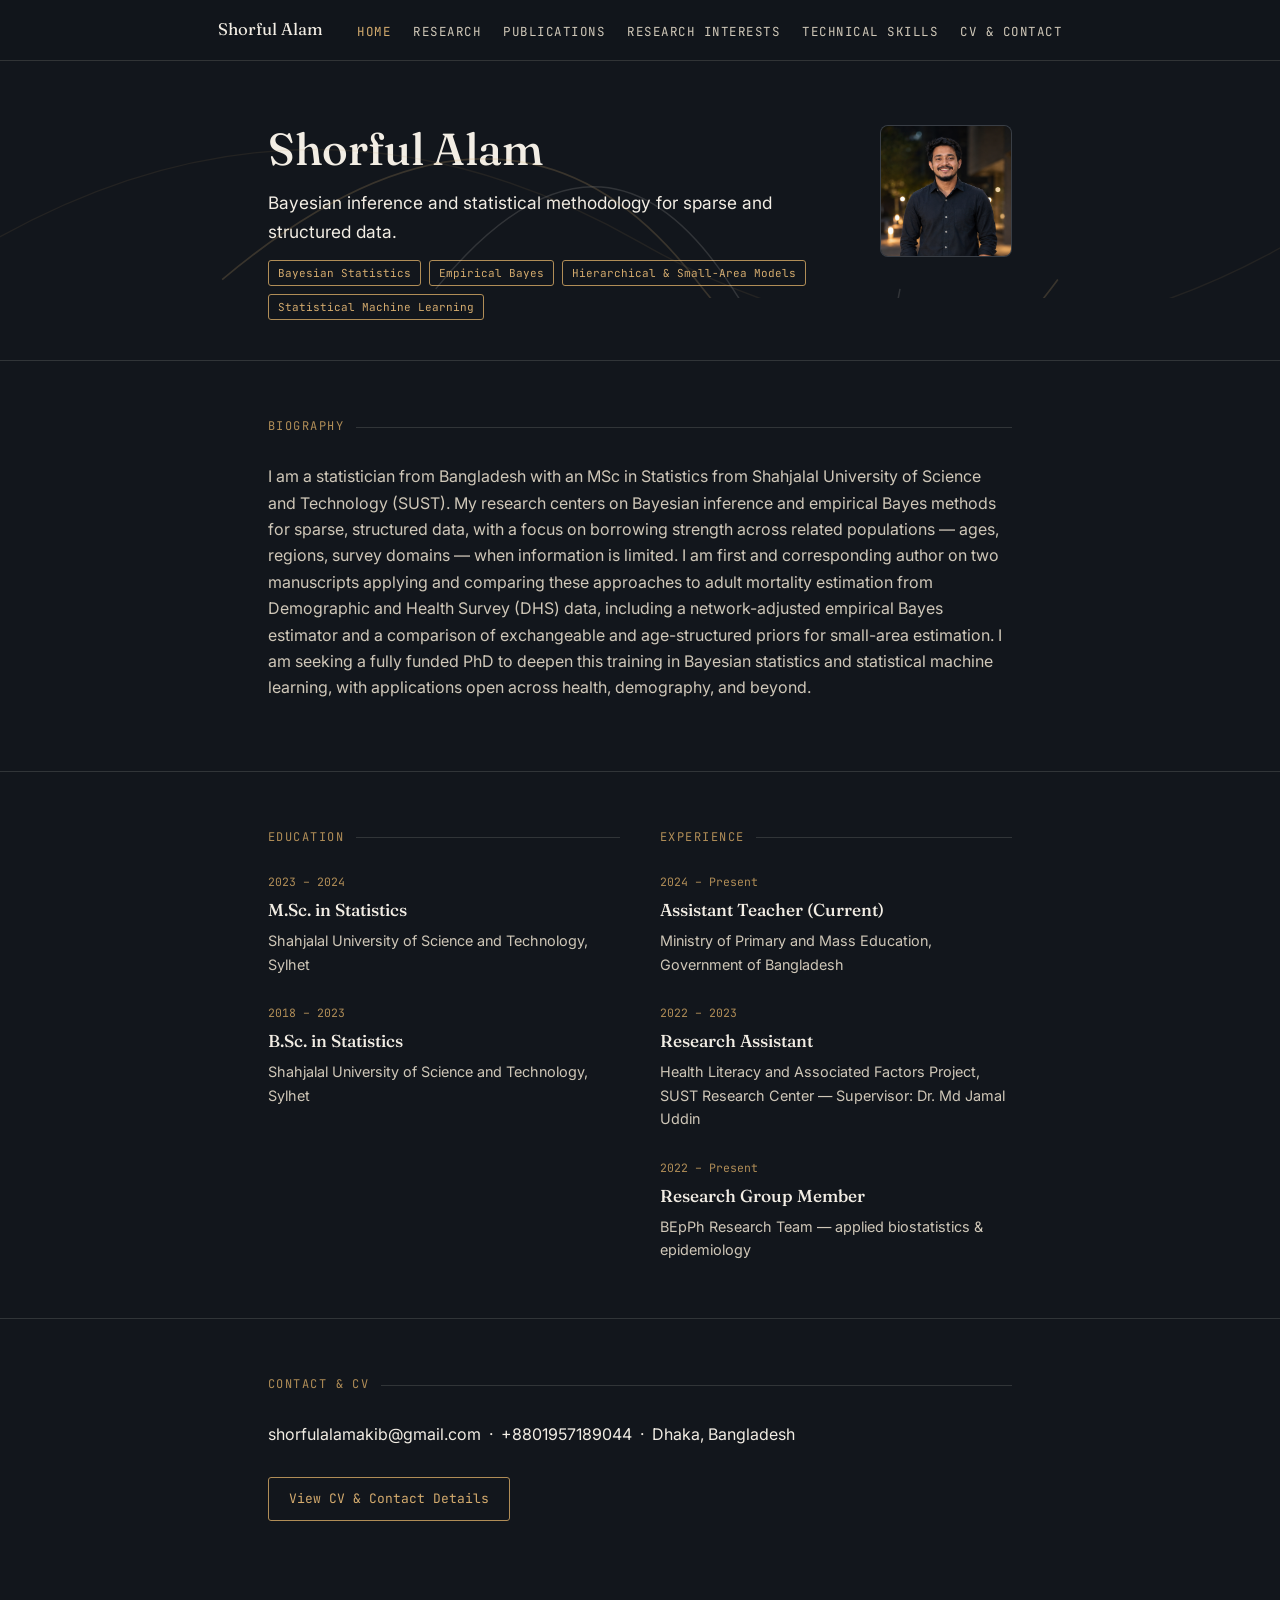
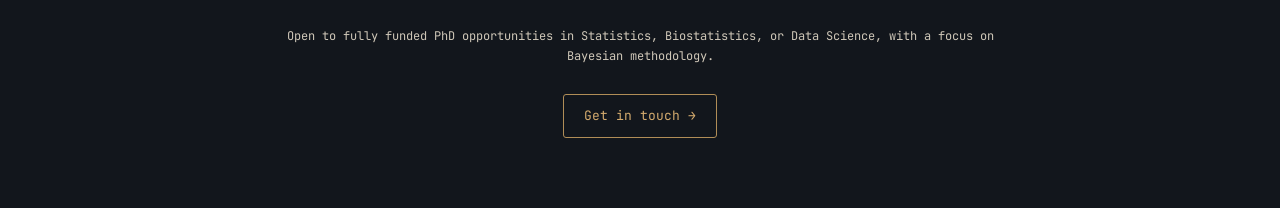
<file: index.html>
<!DOCTYPE html>
<html lang="en">
<head>
<title>Home — Shorful Alam</title>
<meta charset="UTF-8">
<meta name="viewport" content="width=device-width, initial-scale=1.0">
<link rel="preconnect" href="https://fonts.googleapis.com">
<link href="https://fonts.googleapis.com/css2?family=Fraunces:opsz,wght@9..144,400;9..144,500;9..144,600&family=Inter:wght@400;500;600&family=JetBrains+Mono:wght@400;500&display=swap" rel="stylesheet">
<link rel="stylesheet" href="style.css">
</head>
<body>
<nav class="topnav">
  <div class="wrap">
    <span class="brand">Shorful Alam</span>
    <ul>
      <li><a href="index.html" class="active">Home</a></li>
      <li><a href="research.html">Research</a></li>
      <li><a href="publications.html">Publications</a></li>
      <li><a href="interests.html">Research Interests</a></li>
      <li><a href="projects.html">Technical Skills</a></li>
      <li><a href="contact.html">CV &amp; Contact</a></li>
    </ul>
  </div>
</nav>

<header class="page-hero">
  <div class="curve-field" aria-hidden="true">
        <svg viewBox="0 0 1400 320" xmlns="http://www.w3.org/2000/svg">
            <path d="M 0 260 Q 350 60 700 260 T 1400 260" fill="none" stroke="#b08d57" stroke-opacity="0.28" stroke-width="1.5"/>
            <path d="M 250 300 Q 560 40 760 300 T 1150 300" fill="none" stroke="#d4ab6e" stroke-opacity="0.5" stroke-width="1.8"/>
            <path d="M 480 310 Q 660 90 800 310 T 980 310" fill="none" stroke="#f2ede4" stroke-opacity="0.35" stroke-width="1.6"/>
        </svg>
    </div>
  <div class="wrap">
    <div class="avatar" style="padding:0; overflow:hidden;"><img src="assets/Portfolio_Image.png" alt="Shorful Alam" style="width:100%; height:100%; object-fit:cover;"></div>
    <h1>Shorful Alam</h1>
    <p class="lede plain">Bayesian inference and statistical methodology for sparse and structured data.</p>
    <div class="tag-row">
      <span class="tag">Bayesian Statistics</span>
      <span class="tag">Empirical Bayes</span>
      <span class="tag">Hierarchical & Small-Area Models</span>
      <span class="tag">Statistical Machine Learning</span>
    </div>
  </div>
</header>

<section>
  <div class="wrap">
    <div class="section-label">Biography</div>
    <p>I am a statistician from Bangladesh with an MSc in Statistics from Shahjalal University of Science and Technology (SUST). My research centers on Bayesian inference and empirical Bayes methods for sparse, structured data, with a focus on borrowing strength across related populations &mdash; ages, regions, survey domains &mdash; when information is limited. I am first and corresponding author on two manuscripts applying and comparing these approaches to adult mortality estimation from Demographic and Health Survey (DHS) data, including a network-adjusted empirical Bayes estimator and a comparison of exchangeable and age-structured priors for small-area estimation. I am seeking a fully funded PhD to deepen this training in Bayesian statistics and statistical machine learning, with applications open across health, demography, and beyond.</p>
  </div>
</section>

<section>
  <div class="wrap grid-2">
    <div>
      <div class="section-label">Education</div>
      <div class="entry">
        <div class="when">2023 &ndash; 2024</div>
        <h3>M.Sc. in Statistics</h3>
        <div class="where">Shahjalal University of Science and Technology, Sylhet</div>
      </div>
      <div class="entry">
        <div class="when">2018 &ndash; 2023</div>
        <h3>B.Sc. in Statistics</h3>
        <div class="where">Shahjalal University of Science and Technology, Sylhet</div>
      </div>
    </div>
    <div>
      <div class="section-label">Experience</div>
      <div class="entry">
        <div class="when">2024 &ndash; Present</div>
        <h3>Assistant Teacher (Current)</h3>
        <div class="where"> Ministry of Primary and Mass Education, Government of Bangladesh </div>
      </div>
      <div class="entry">
        <div class="when">2022 &ndash; 2023</div>
        <h3>Research Assistant</h3>
        <div class="where">Health Literacy and Associated Factors Project, SUST Research Center &mdash; Supervisor: Dr. Md Jamal Uddin</div>
      </div>
      <div class="entry">
        <div class="when">2022 &ndash; Present</div>
        <h3>Research Group Member</h3>
        <div class="where">BEpPh Research Team &mdash; applied biostatistics &amp; epidemiology</div>
      </div>
    </div>
  </div>
</section>

<section>
  <div class="wrap">
    <div class="section-label">Contact &amp; CV</div>
    <p class="plain">shorfulalamakib@gmail.com &nbsp;&middot;&nbsp; +8801957189044 &nbsp;&middot;&nbsp; Dhaka, Bangladesh</p>
    <a class="btn" href="contact.html" style="margin-top:16px; display:inline-block;">View CV &amp; Contact Details</a>
  </div>
</section>

<footer>
  <div class="wrap">
    <p class="line">Open to fully funded PhD opportunities in Statistics, Biostatistics, or Data Science, with a focus on Bayesian methodology.</p>
    <a class="btn" href="mailto:shorfulalamakib@gmail.com" style="margin-top:14px; display:inline-block;">Get in touch &rarr;</a>
  </div>
</footer>

</body>
</html>
</file>
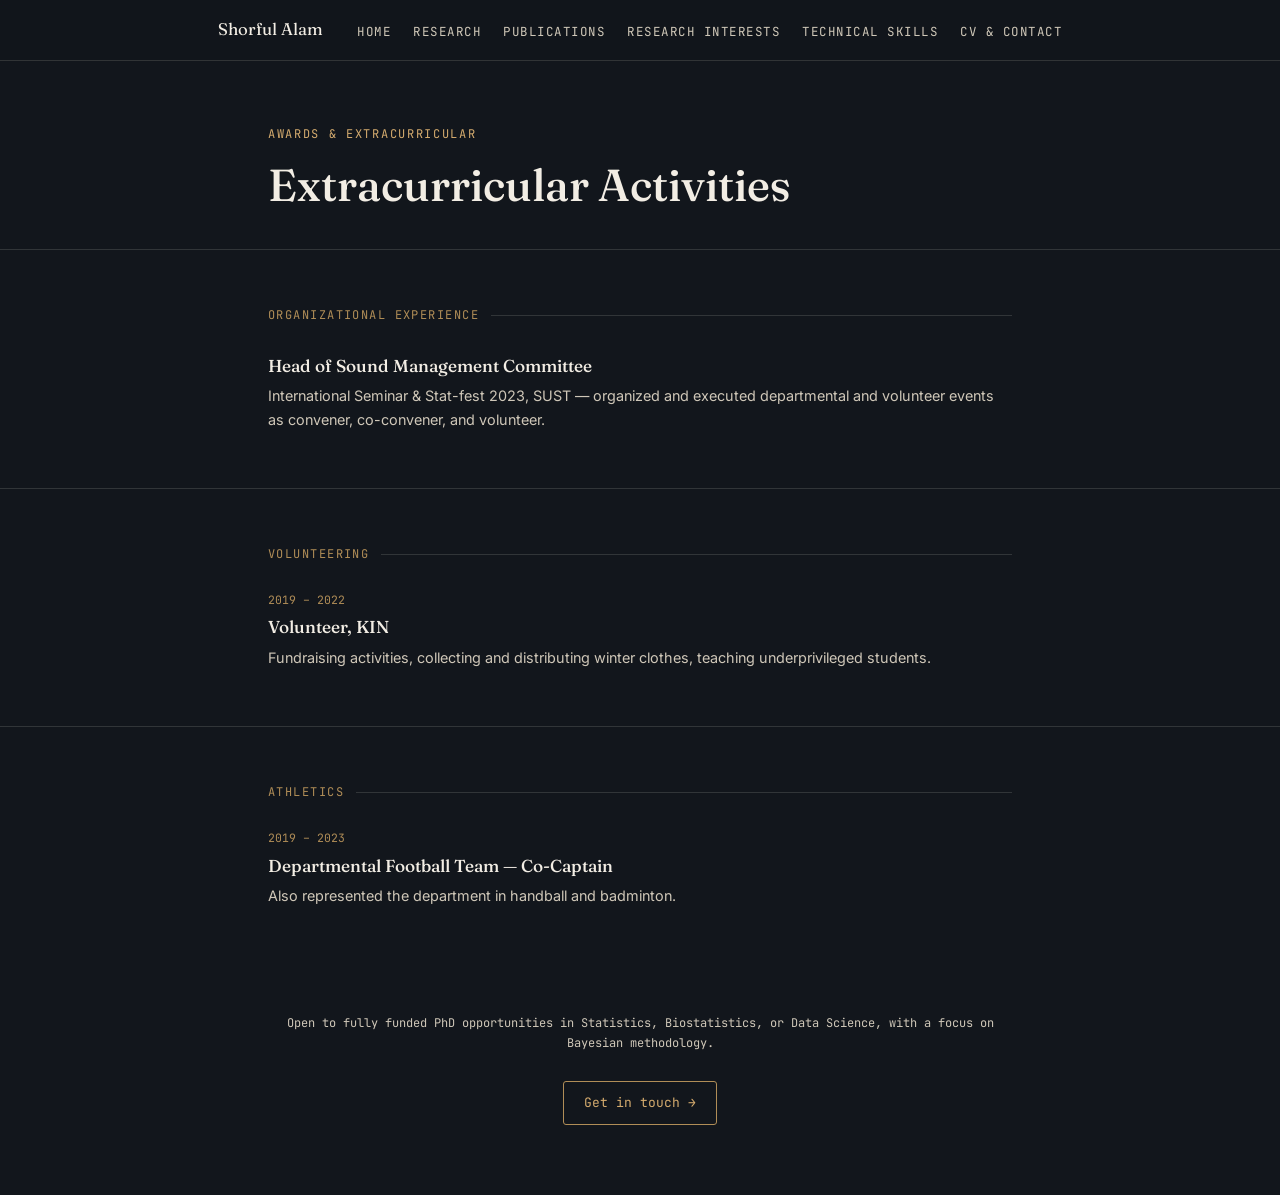
<file: awards.html>
<!DOCTYPE html>
<html lang="en">
<head>
<title>Activities — Shorful Alam</title>
<meta charset="UTF-8">
<meta name="viewport" content="width=device-width, initial-scale=1.0">
<link rel="preconnect" href="https://fonts.googleapis.com">
<link href="https://fonts.googleapis.com/css2?family=Fraunces:opsz,wght@9..144,400;9..144,500;9..144,600&family=Inter:wght@400;500;600&family=JetBrains+Mono:wght@400;500&display=swap" rel="stylesheet">
<link rel="stylesheet" href="style.css">

</head>
<body>
<nav class="topnav">
  <div class="wrap">
    <span class="brand">Shorful Alam</span>
    <ul>
      <li><a href="index.html">Home</a></li>
      <li><a href="research.html">Research</a></li>
      <li><a href="publications.html">Publications</a></li>
      <li><a href="interests.html">Research Interests</a></li>
      <li><a href="projects.html">Technical Skills</a></li>
      <li><a href="contact.html">CV &amp; Contact</a></li>
    </ul>
  </div>
</nav>


<header class="page-hero">
  <div class="wrap">
    <span class="eyebrow">Awards &amp; Extracurricular</span>
    <h1>Extracurricular Activities</h1>
  </div>
</header>
<section>
  <div class="wrap">
    <div class="section-label">Organizational Experience</div>
    <div class="entry">
      <h3>Head of Sound Management Committee</h3>
      <div class="where">International Seminar &amp; Stat-fest 2023, SUST &mdash; organized and executed departmental and volunteer events as convener, co-convener, and volunteer.</div>
    </div>
  </div>
</section>
<section>
  <div class="wrap">
    <div class="section-label">Volunteering</div>
    <div class="entry">
      <div class="when">2019 &ndash; 2022</div>
      <h3>Volunteer, KIN</h3>
      <div class="where">Fundraising activities, collecting and distributing winter clothes, teaching underprivileged students.</div>
    </div>
  </div>
</section>
<section>
  <div class="wrap">
    <div class="section-label">Athletics</div>
    <div class="entry">
      <div class="when">2019 &ndash; 2023</div>
      <h3>Departmental Football Team &mdash; Co-Captain</h3>
      <div class="where">Also represented the department in handball and badminton.</div>
    </div>
  </div>
</section>

<footer>
  <div class="wrap">
    <p class="line">Open to fully funded PhD opportunities in Statistics, Biostatistics, or Data Science, with a focus on Bayesian methodology.</p>
    <a class="btn" href="mailto:shorfulalamakib@gmail.com" style="margin-top:14px; display:inline-block;">Get in touch &rarr;</a>
  </div>
</footer>

</body>
</html>
</file>
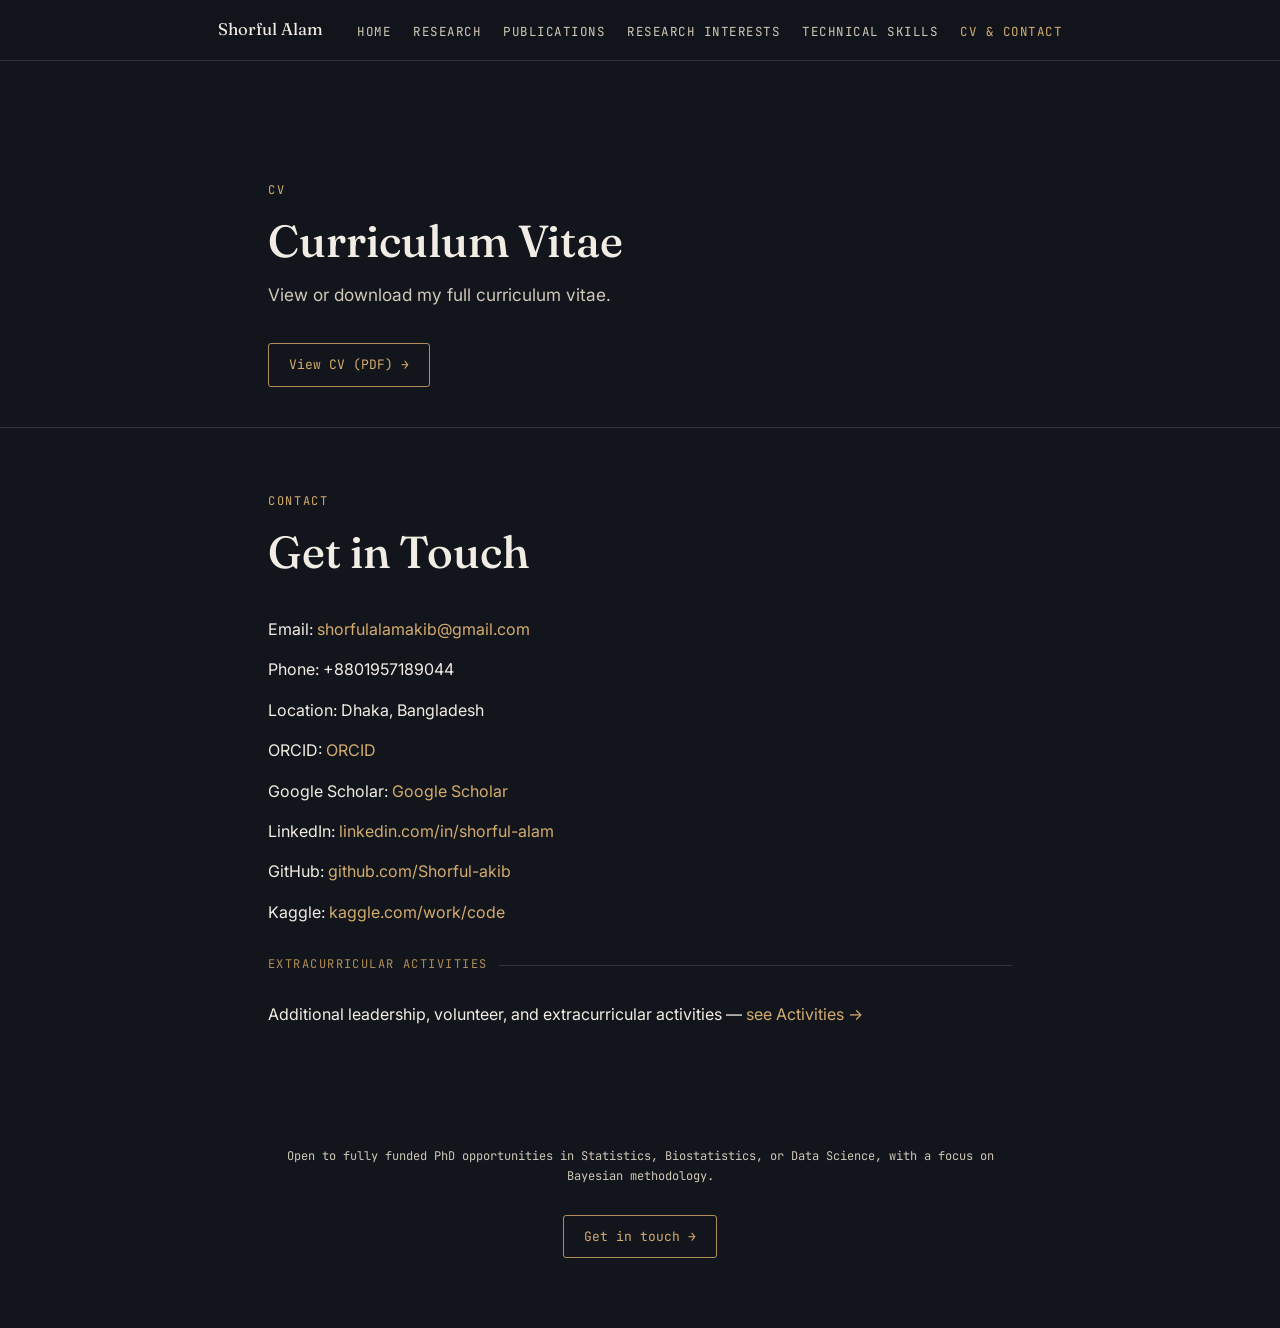
<file: contact.html>
<!DOCTYPE html>
<html lang="en">
<head>
<title>Contact — Shorful Alam</title>
<meta charset="UTF-8">
<meta name="viewport" content="width=device-width, initial-scale=1.0">
<link rel="preconnect" href="https://fonts.googleapis.com">
<link href="https://fonts.googleapis.com/css2?family=Fraunces:opsz,wght@9..144,400;9..144,500;9..144,600&family=Inter:wght@400;500;600&family=JetBrains+Mono:wght@400;500&display=swap" rel="stylesheet">
<link rel="stylesheet" href="style.css">

</head>
<body>
<nav class="topnav">
  <div class="wrap">
    <span class="brand">Shorful Alam</span>
    <ul>
      <li><a href="index.html">Home</a></li>
      <li><a href="research.html">Research</a></li>
      <li><a href="publications.html">Publications</a></li>
      <li><a href="interests.html">Research Interests</a></li>
      <li><a href="projects.html">Technical Skills</a></li>
      <li><a href="contact.html" class="active">CV &amp; Contact</a></li>
    </ul>
  </div>
</nav>
<section>
  <header class="page-hero">
    <div class="wrap">
      <span class="eyebrow">CV</span>
      <h1>Curriculum Vitae</h1>
      <p class="lede">View or download my full curriculum vitae.</p>
      <a class="btn" href="Shorful_Alam_CV.pdf" target="_blank" rel="noopener"
         style="margin-top:20px; display:inline-block;">
        View CV (PDF) →
      </a>
    </div>
  </header>



  <header class="page-hero" style="border-bottom: none;">
    <div class="wrap"> 
      <span class="eyebrow">Contact</span> 
      <h1>Get in Touch</h1> 
    </div>
  </header>

  <div class="wrap">
    <p class="plain">Email: <a href="mailto:shorfulalamakib@gmail.com">shorfulalamakib@gmail.com</a></p>
    <p class="plain">Phone: +8801957189044</p>
    <p class="plain">Location: Dhaka, Bangladesh</p>

    <p class="plain">
      ORCID:
      <a href="https://orcid.org/0009-0005-8636-727X" target="_blank" rel="noopener">ORCID</a>
    </p>

    <p class="plain">
      Google Scholar:
      <a href="https://scholar.google.com/citations?user=iSTYMk4AAAAJ&hl=en"
         target="_blank" rel="noopener">Google Scholar</a>
    </p>

    <p class="plain">
      LinkedIn:
      <a href="https://www.linkedin.com/in/shorful-alam-2b3174209/"
         target="_blank" rel="noopener">linkedin.com/in/shorful-alam</a>
    </p>

    <p class="plain">
      GitHub:
      <a href="https://github.com/Shorful-akib?tab=repositories"
         target="_blank" rel="noopener">github.com/Shorful-akib</a>
    </p>

    
    <p class="plain">
      Kaggle:
      <a href="https://www.kaggle.com/work/code?orderBy=votes" 
         target="_blank" rel="noopener">kaggle.com/work/code</a> 
    </p>

    <div style="margin-top: 30px;">
      <div class="section-label">Extracurricular Activities</div>

      <p class="plain">Additional leadership, volunteer, and extracurricular activities &mdash;
        <a href="awards.html" target="_blank" rel="noopener">see Activities →</a>
      </p>
    </div> 
  </div>  
</section> 
<footer> 
  <div class="wrap"> 
    <p class="line">Open to fully funded PhD opportunities in Statistics, Biostatistics, or Data Science, with a focus on Bayesian methodology.</p> 
    <a class="btn" href="mailto:shorfulalamakib@gmail.com" style="margin-top:14px; display:inline-block;">Get in touch &rarr;</a> 
  </div> 
</footer> 
</body> 
</html>
</file>
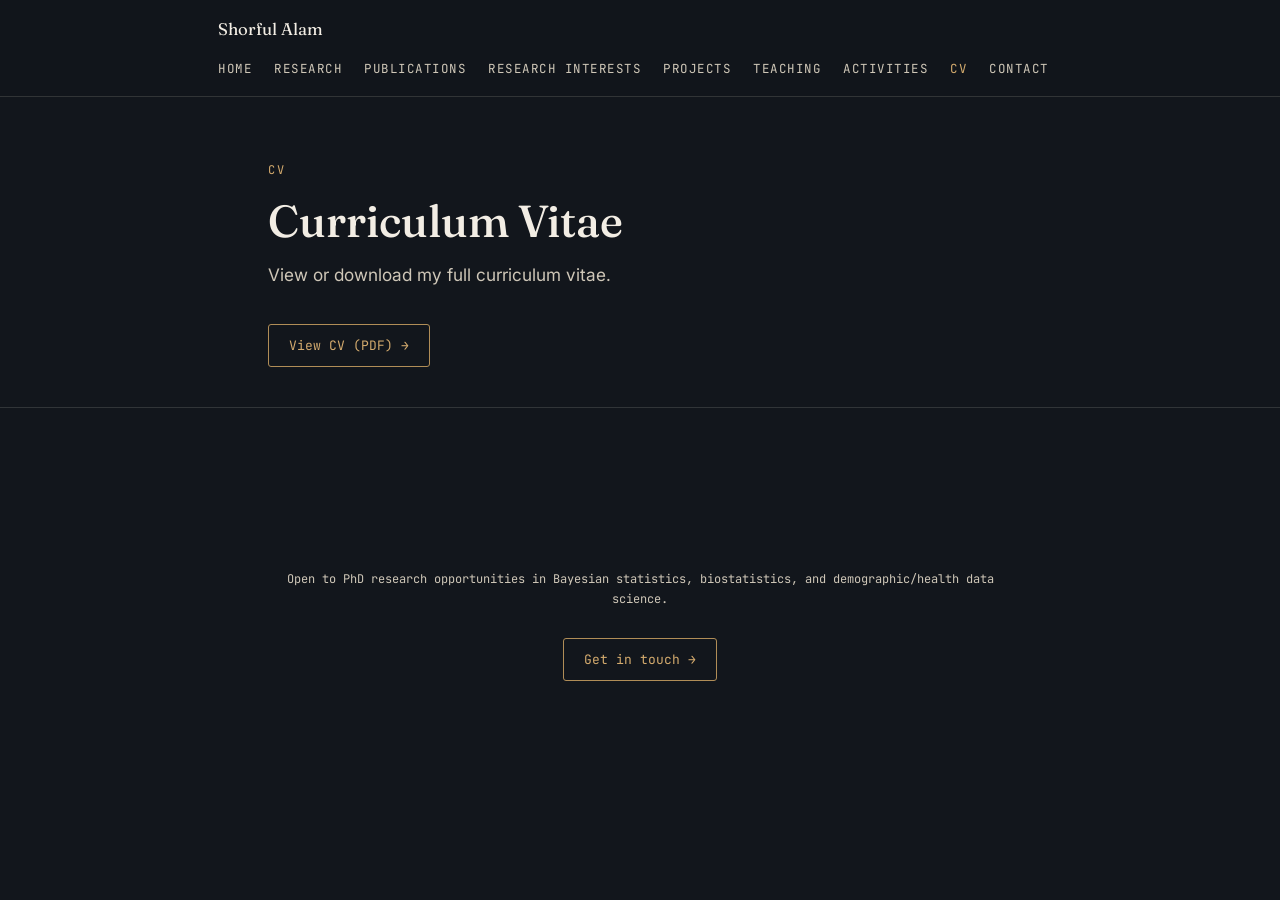
<file: cv.html>
<!DOCTYPE html>
<html lang="en">
<head>
<title>CV — Shorful Alam</title>
<meta charset="UTF-8">
<meta name="viewport" content="width=device-width, initial-scale=1.0">
<link rel="preconnect" href="https://fonts.googleapis.com">
<link href="https://fonts.googleapis.com/css2?family=Fraunces:opsz,wght@9..144,400;9..144,500;9..144,600&family=Inter:wght@400;500;600&family=JetBrains+Mono:wght@400;500&display=swap" rel="stylesheet">
<link rel="stylesheet" href="style.css">

</head>
<body>
<nav class="topnav">
  <div class="wrap">
    <span class="brand">Shorful Alam</span>
    <ul>
      <li><a href="index.html">Home</a></li>
      <li><a href="research.html">Research</a></li>
      <li><a href="publications.html">Publications</a></li>
      <li><a href="interests.html">Research Interests</a></li>
      <li><a href="projects.html">Projects</a></li>
      <li><a href="teaching.html">Teaching</a></li>
      <li><a href="awards.html">Activities</a></li>
      <li><a href="cv.html" class="active">CV</a></li>
      <li><a href="contact.html">Contact</a></li>
    </ul>
  </div>
</nav>


<header class="page-hero">
  <div class="wrap">
    <span class="eyebrow">CV</span>
    <h1>Curriculum Vitae</h1>
    <p class="lede">View or download my full curriculum vitae.</p>
    <a class="btn" href="Shorful_Alam_CV.pdf" target="_blank" rel="noopener" style="margin-top:20px; display:inline-block;">View CV (PDF) →</a>
  </div>
</header>
<section>
  
</section>

<footer>
  <div class="wrap">
    <p class="line">Open to PhD research opportunities in Bayesian statistics, biostatistics, and demographic/health data science.</p>
    <a class="btn" href="mailto:shorfulalamakib@gmail.com" style="margin-top:14px; display:inline-block;">Get in touch &rarr;</a>
  </div>
</footer>

</body>
</html>
</file>
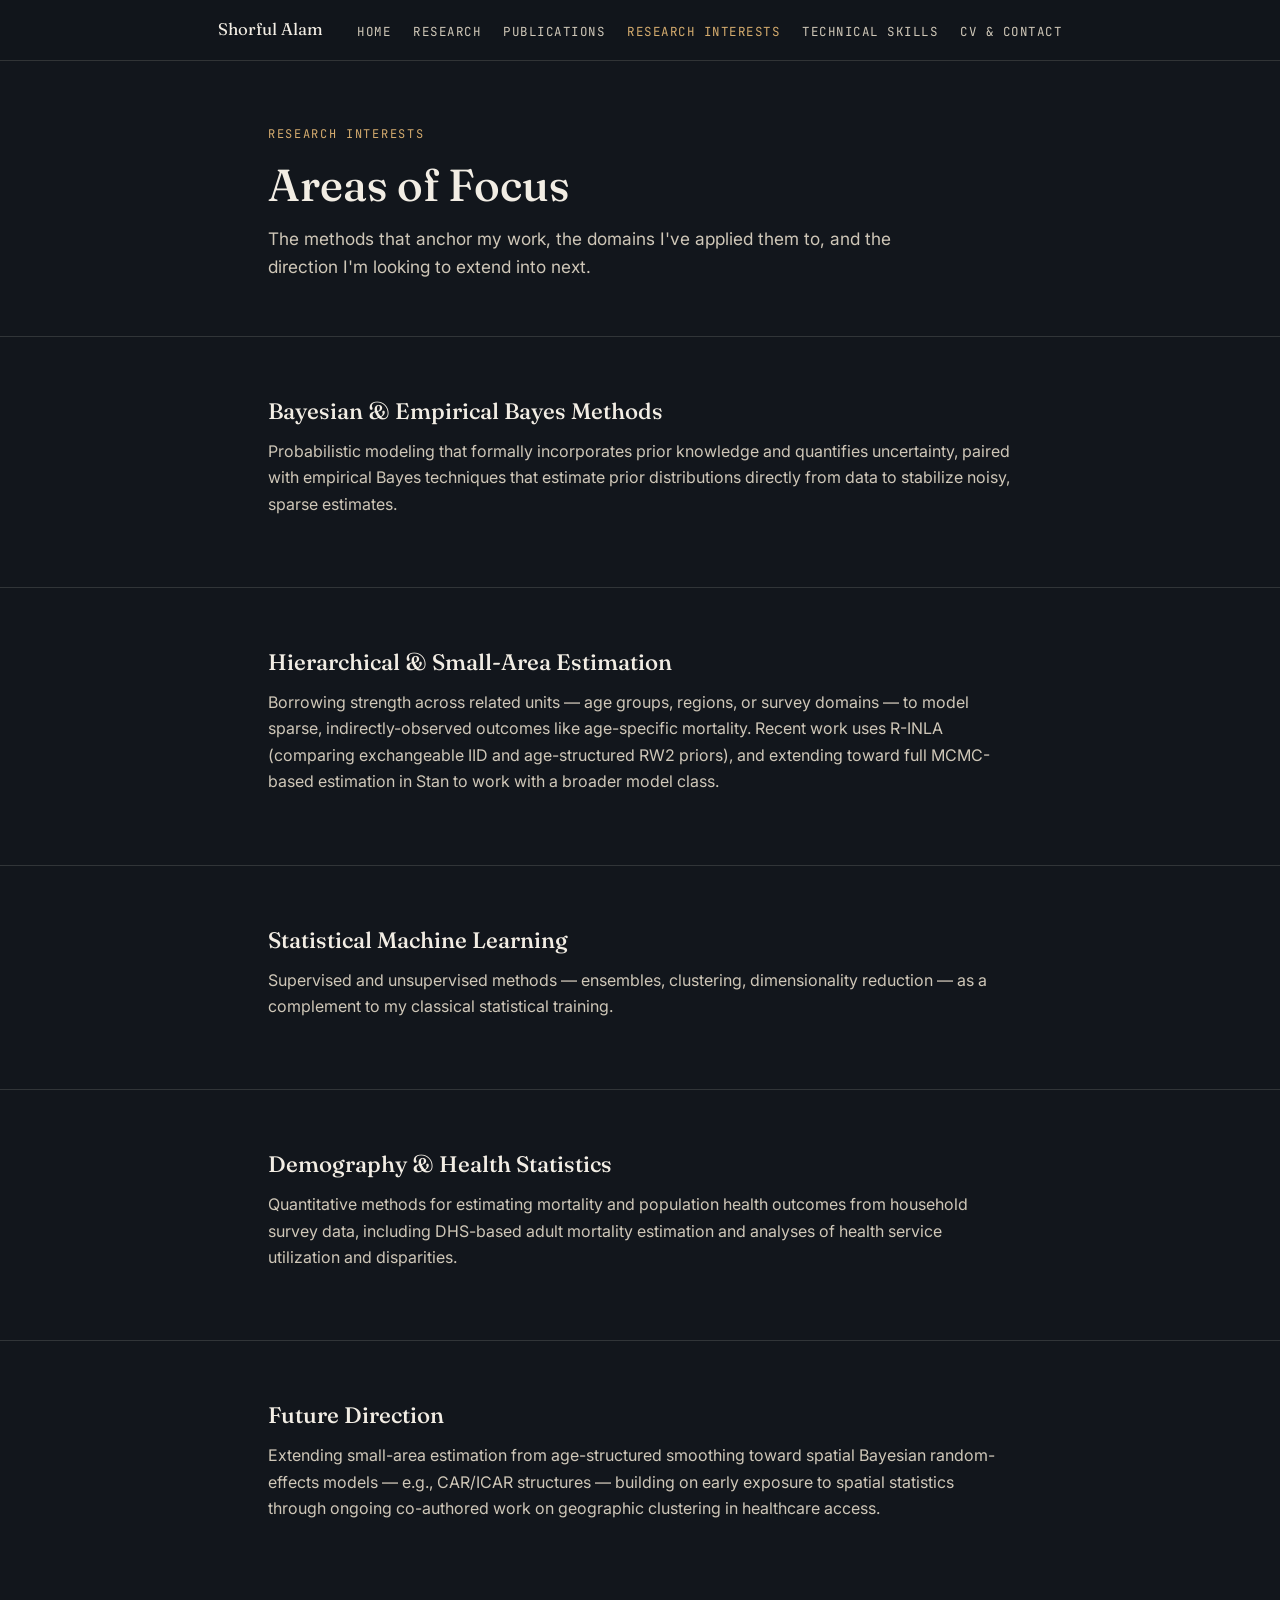
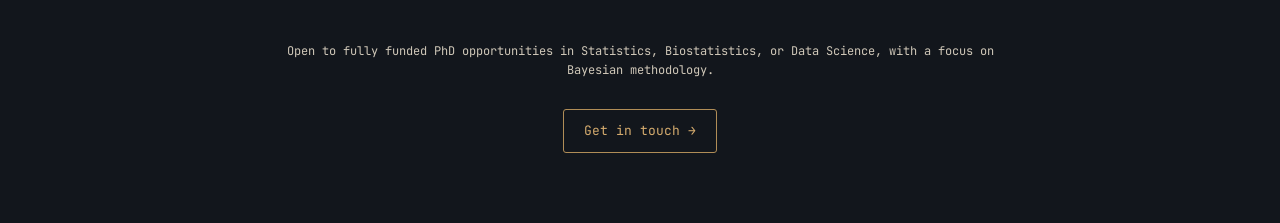
<file: interests.html>
<!DOCTYPE html>
<html lang="en">
<head>
<title>Research Interests — Shorful Alam</title>
<meta charset="UTF-8">
<meta name="viewport" content="width=device-width, initial-scale=1.0">
<link rel="preconnect" href="https://fonts.googleapis.com">
<link href="https://fonts.googleapis.com/css2?family=Fraunces:opsz,wght@9..144,400;9..144,500;9..144,600&family=Inter:wght@400;500;600&family=JetBrains+Mono:wght@400;500&display=swap" rel="stylesheet">
<link rel="stylesheet" href="style.css">
</head>
<body>

<nav class="topnav">
  <div class="wrap">
    <span class="brand">Shorful Alam</span>
    <ul>
      <li><a href="index.html">Home</a></li>
      <li><a href="research.html">Research</a></li>
      <li><a href="publications.html">Publications</a></li>
      <li><a href="interests.html" class="active">Research Interests</a></li>
      <li><a href="projects.html">Technical Skills</a></li>
      <li><a href="contact.html">CV &amp; Contact</a></li>
    </ul>
  </div>
</nav>

<header class="page-hero">
  <div class="wrap">
    <span class="eyebrow">Research Interests</span>
    <h1>Areas of Focus</h1>
    <p class="lede">The methods that anchor my work, the domains I've applied them to, and the direction I'm looking to extend into next.</p>
  </div>
</header>

<section>
  <div class="wrap">
    <h2 class="title">Bayesian &amp; Empirical Bayes Methods</h2>
    <p>Probabilistic modeling that formally incorporates prior knowledge and quantifies uncertainty, paired with empirical Bayes techniques that estimate prior distributions directly from data to stabilize noisy, sparse estimates.</p>
  </div>
</section>


<section>
  <div class="wrap">
    <h2 class="title">Hierarchical &amp; Small-Area Estimation</h2>
    <p>Borrowing strength across related units &mdash; age groups, regions, or survey domains &mdash; to model sparse, indirectly-observed outcomes like age-specific mortality. Recent work uses R-INLA (comparing exchangeable IID and age-structured RW2 priors), and extending toward full MCMC-based estimation in Stan to work with a broader model class.</p>
  </div>
</section>

<section>
  <div class="wrap">
    <h2 class="title">Statistical Machine Learning</h2>
    <p>Supervised and unsupervised methods &mdash; ensembles, clustering, dimensionality reduction &mdash; as a complement to my classical statistical training.</p>
  </div>
</section>
  
<section>
  <div class="wrap">
    <h2 class="title">Demography &amp; Health Statistics</h2>
    <p>Quantitative methods for estimating mortality and population health outcomes from household survey data, including DHS-based adult mortality estimation and analyses of health service utilization and disparities.</p>
  </div>
</section>


<section>
  <div class="wrap">
    <h2 class="title">Future Direction</h2>
    <p>Extending small-area estimation from age-structured smoothing toward spatial Bayesian random-effects models &mdash; e.g., CAR/ICAR structures &mdash; building on early exposure to spatial statistics through ongoing co-authored work on geographic clustering in healthcare access.</p>
  </div>
</section>
  
<footer>
  <div class="wrap">
    <p class="line">Open to fully funded PhD opportunities in Statistics, Biostatistics, or Data Science, with a focus on Bayesian methodology.</p>
    <a class="btn" href="mailto:shorfulalamakib@gmail.com" style="margin-top:14px; display:inline-block;">Get in touch &rarr;</a>
  </div>
</footer>

</body>
</html>
</file>
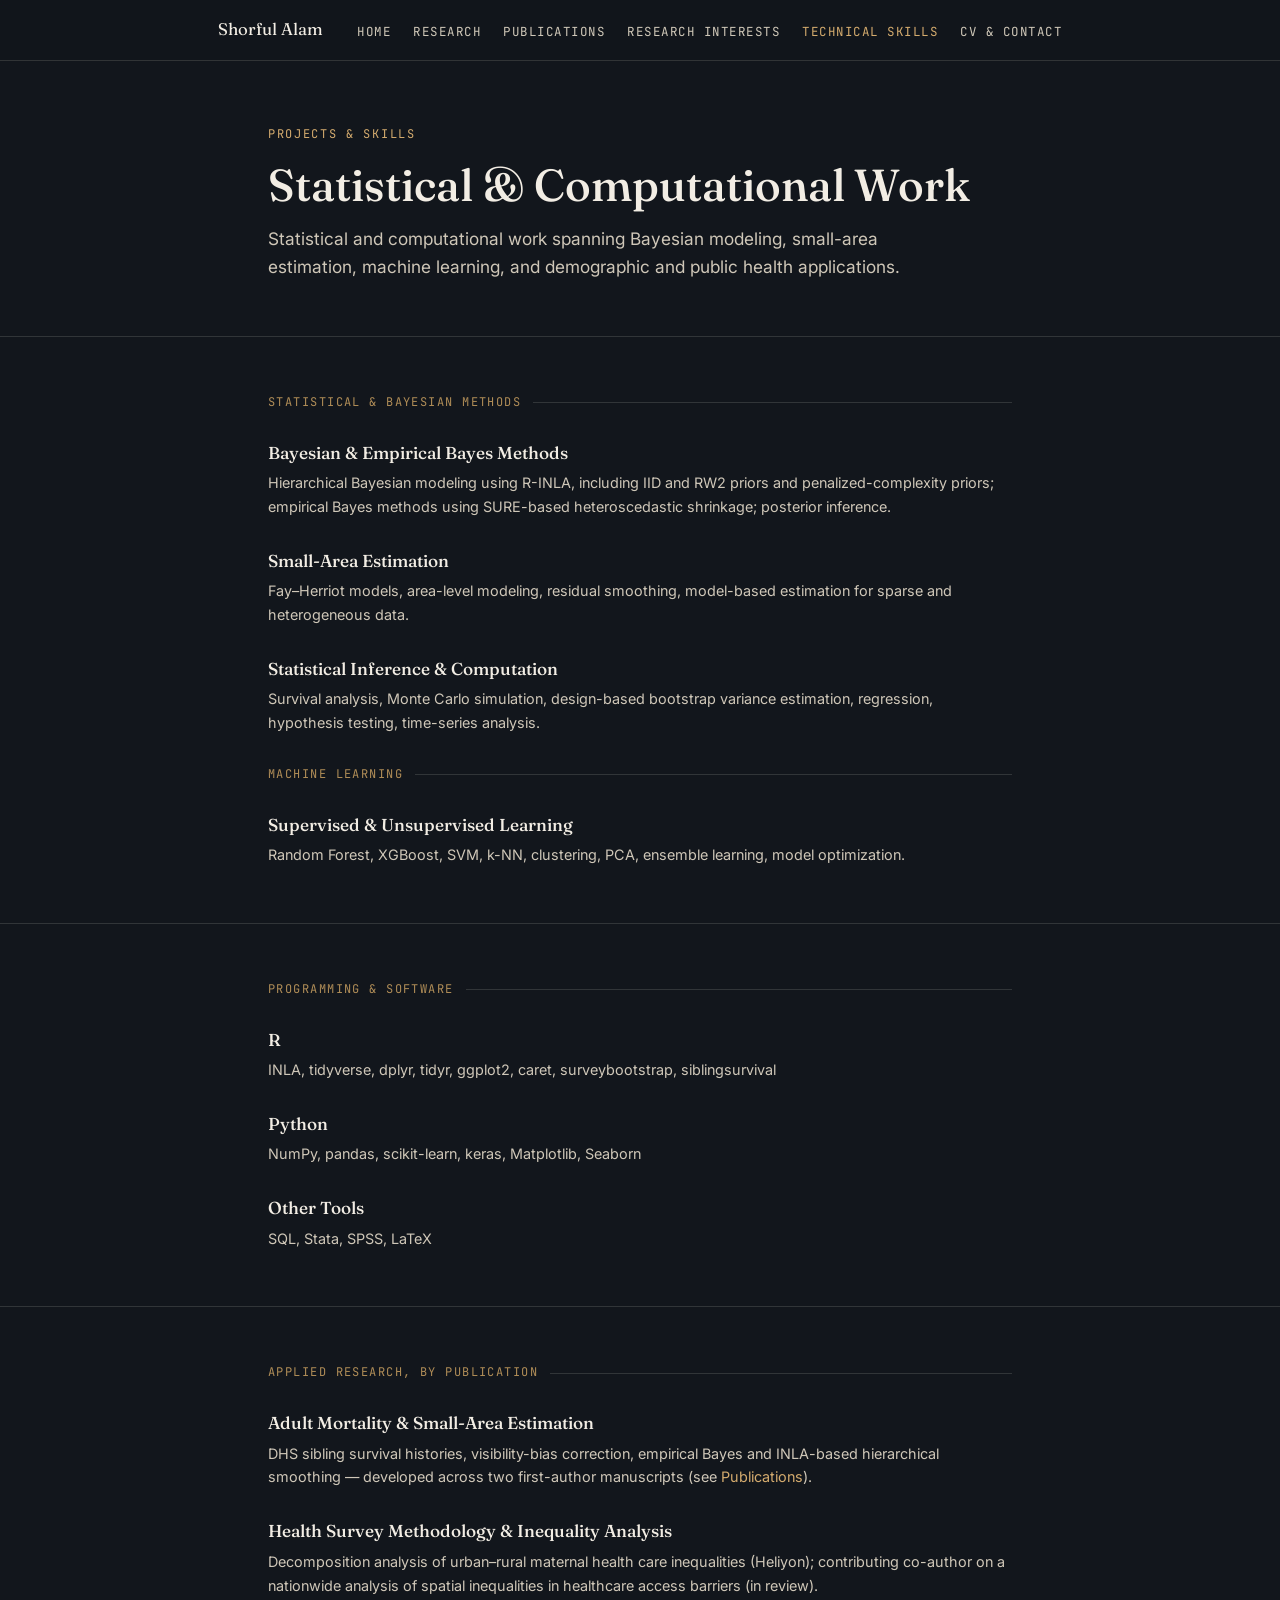
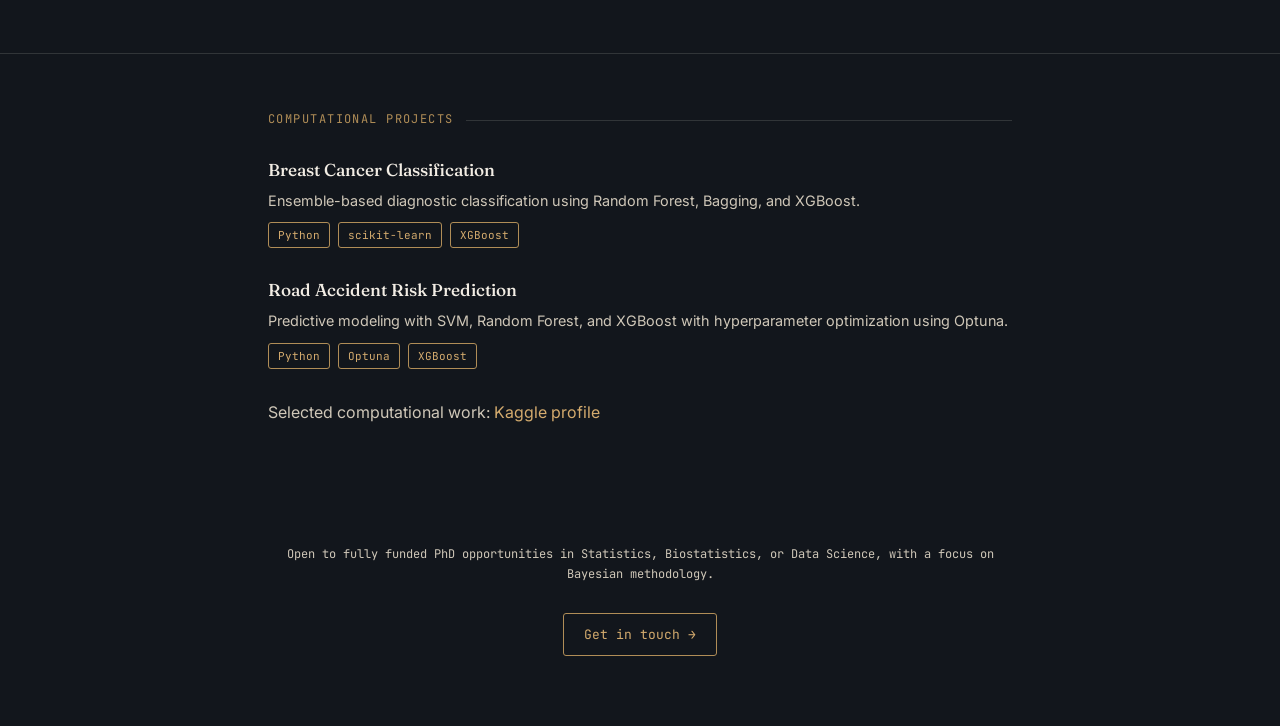
<file: projects.html>
<!DOCTYPE html>
<html lang="en">
<head>
<title>Projects &amp; Skills — Shorful Alam</title>
<meta charset="UTF-8">
<meta name="viewport" content="width=device-width, initial-scale=1.0">
<link rel="preconnect" href="https://fonts.googleapis.com">
<link href="https://fonts.googleapis.com/css2?family=Fraunces:opsz,wght@9..144,400;9..144,500;9..144,600&family=Inter:wght@400;500;600&family=JetBrains+Mono:wght@400;500&display=swap" rel="stylesheet">
<link rel="stylesheet" href="style.css">
</head>
<body>

<nav class="topnav">
  <div class="wrap">
    <span class="brand">Shorful Alam</span>
    <ul>
      <li><a href="index.html">Home</a></li>
      <li><a href="research.html">Research</a></li>
      <li><a href="publications.html">Publications</a></li>
      <li><a href="interests.html">Research Interests</a></li>
      <li><a href="projects.html" class="active">Technical Skills</a></li>
      <li><a href="contact.html">CV &amp; Contact</a></li>
    </ul>
  </div>
</nav>

<header class="page-hero">
  <div class="wrap">
    <span class="eyebrow">Projects &amp; Skills</span>
    <h1>Statistical &amp; Computational Work</h1>
    <p class="lede">Statistical and computational work spanning Bayesian modeling, small-area estimation, machine learning, and demographic and public health applications.</p>
  </div>
</header>

<!-- Statistical & Bayesian Methods -->
<section>
  <div class="wrap">
    <div class="section-label">Statistical &amp; Bayesian Methods</div>

    <div class="entry">
      <h3>Bayesian &amp; Empirical Bayes Methods</h3>
      <div class="where">Hierarchical Bayesian modeling using R-INLA, including IID and RW2 priors and penalized-complexity priors; empirical Bayes methods using SURE-based heteroscedastic shrinkage; posterior inference.</div>
    </div>

    <div class="entry">
      <h3>Small-Area Estimation</h3>
      <div class="where">Fay&ndash;Herriot models, area-level modeling, residual smoothing, model-based estimation for sparse and heterogeneous data.</div>
    </div>

    <div class="entry">
      <h3>Statistical Inference &amp; Computation</h3>
      <div class="where">Survival analysis, Monte Carlo simulation, design-based bootstrap variance estimation, regression, hypothesis testing, time-series analysis.</div>
    </div>
  </div>

  
<!-- Machine Learning -->
  <div class="wrap" style="margin-top: 30px;">
    <div class="section-label">Machine Learning</div>

    <div class="entry">
      <h3>Supervised &amp; Unsupervised Learning</h3>
      <div class="where">Random Forest, XGBoost, SVM, k-NN, clustering, PCA, ensemble learning, model optimization.</div>
    </div>
  </div>
</section>
<!-- Programming & Software -->
<section>
  <div class="wrap">
    <div class="section-label">Programming &amp; Software</div>

    <div class="entry">
      <h3>R</h3>
      <div class="where">INLA, tidyverse, dplyr, tidyr, ggplot2, caret, surveybootstrap, siblingsurvival</div>
    </div>

    <div class="entry">
      <h3>Python</h3>
      <div class="where">NumPy, pandas, scikit-learn, keras, Matplotlib, Seaborn</div>
    </div>

    <div class="entry">
      <h3>Other Tools</h3>
      <div class="where">SQL, Stata, SPSS, LaTeX</div>
    </div>
  </div>
</section>



<!-- Applied Research Areas -->
<section>
  <div class="wrap">
    <div class="section-label">Applied Research, by Publication</div>

    <div class="entry">
      <h3>Adult Mortality &amp; Small-Area Estimation</h3>
      <div class="where">DHS sibling survival histories, visibility-bias correction, empirical Bayes and INLA-based hierarchical smoothing &mdash; developed across two first-author manuscripts (see <a href="publications.html">Publications</a>).</div>
    </div>

    <div class="entry">
      <h3>Health Survey Methodology &amp; Inequality Analysis</h3>
      <div class="where">Decomposition analysis of urban&ndash;rural maternal health care inequalities (Heliyon); contributing co-author on a nationwide analysis of spatial inequalities in healthcare access barriers (in review).</div>
    </div>
  </div>
</section>

<!-- Computational Projects -->
<section>
  <div class="wrap">
    <div class="section-label">Computational Projects</div>

    <div class="entry">
      <h3>Breast Cancer Classification</h3>
      <div class="where">Ensemble-based diagnostic classification using Random Forest, Bagging, and XGBoost.</div>
      <div class="tag-row">
        <span class="tag">Python</span>
        <span class="tag">scikit-learn</span>
        <span class="tag">XGBoost</span>
      </div>
    </div>

    <div class="entry">
      <h3>Road Accident Risk Prediction</h3>
      <div class="where">Predictive modeling with SVM, Random Forest, and XGBoost with hyperparameter optimization using Optuna.</div>
      <div class="tag-row">
        <span class="tag">Python</span>
        <span class="tag">Optuna</span>
        <span class="tag">XGBoost</span>
      </div>
    </div>

    <p style="margin-top:30px;">
      Selected computational work: <a href="https://www.kaggle.com/work/code?orderBy=votes" target="_blank" rel="noopener">Kaggle profile</a>
    </p>
  </div>
</section>

<footer>
  <div class="wrap">
    <p class="line">Open to fully funded PhD opportunities in Statistics, Biostatistics, or Data Science, with a focus on Bayesian methodology.</p>
    <a class="btn" href="mailto:shorfulalamakib@gmail.com" style="margin-top:14px; display:inline-block;">Get in touch &rarr;</a>
  </div>
</footer>

</body>
</html>
</file>
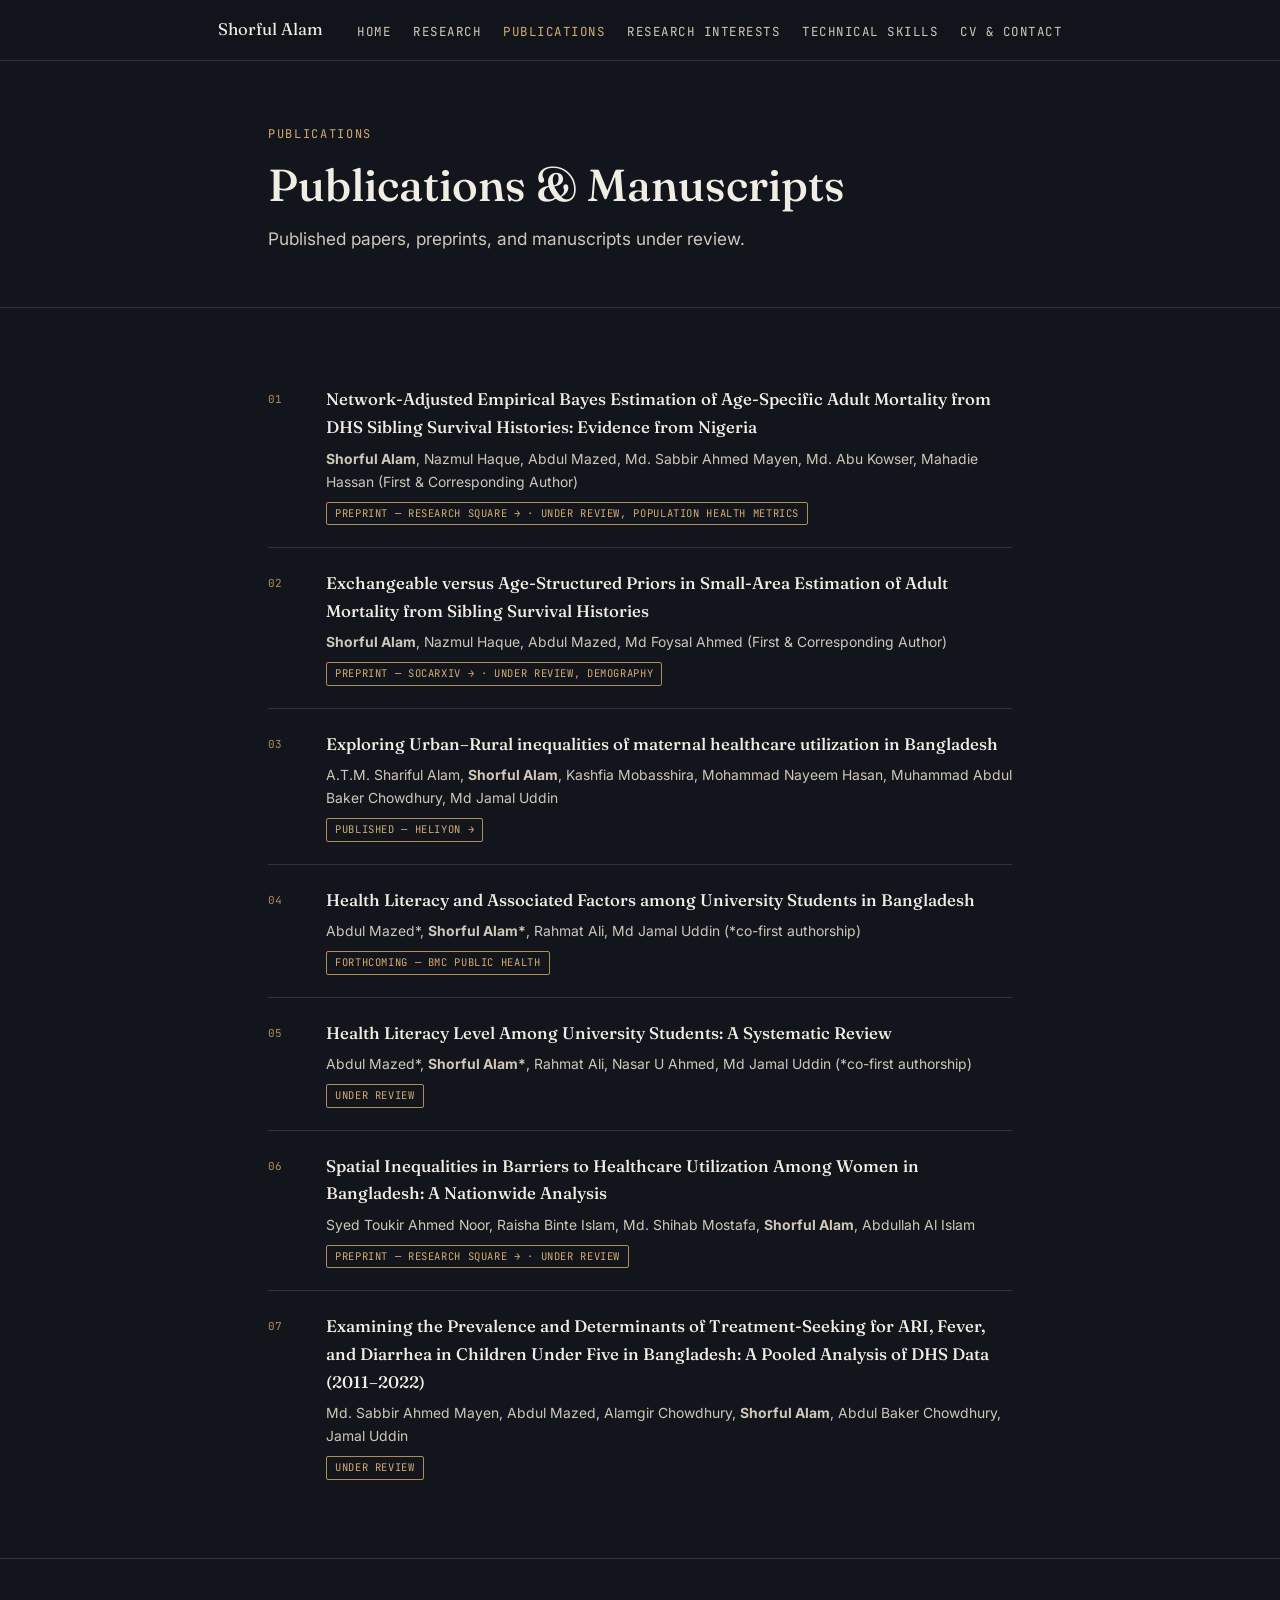
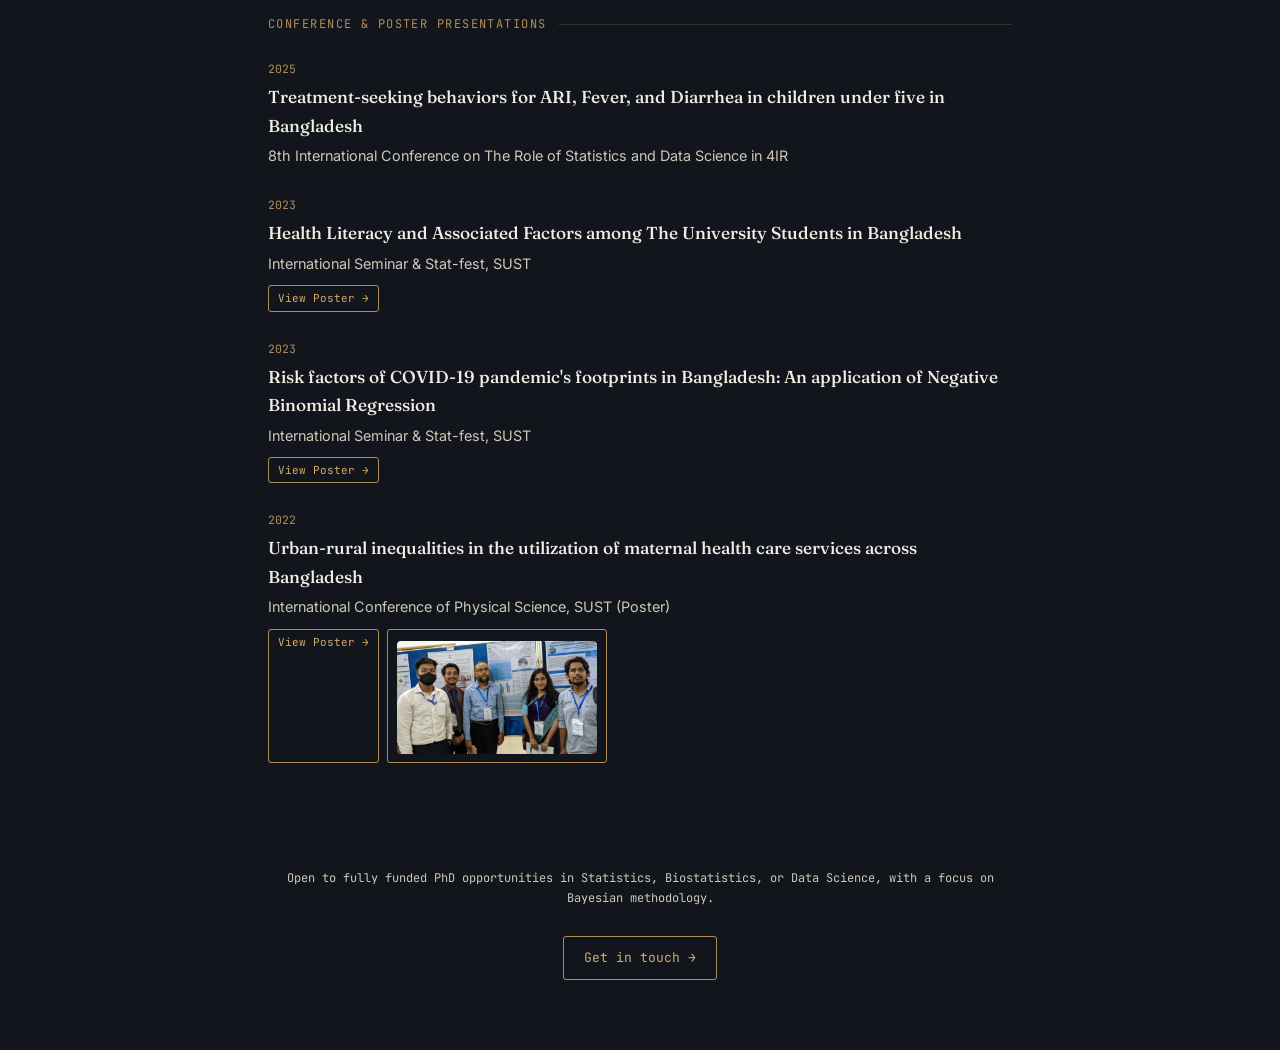
<file: publications.html>
<!DOCTYPE html>
<html lang="en">
<head>
<title>Publications — Shorful Alam</title>
<meta charset="UTF-8">
<meta name="viewport" content="width=device-width, initial-scale=1.0">
<link rel="preconnect" href="https://fonts.googleapis.com">
<link href="https://fonts.googleapis.com/css2?family=Fraunces:opsz,wght@9..144,400;9..144,500;9..144,600&family=Inter:wght@400;500;600&family=JetBrains+Mono:wght@400;500&display=swap" rel="stylesheet">
<link rel="stylesheet" href="style.css">
</head>
<body>

<nav class="topnav">
  <div class="wrap">
    <span class="brand">Shorful Alam</span>
    <ul>
      <li><a href="index.html">Home</a></li>
      <li><a href="research.html">Research</a></li>
      <li><a href="publications.html" class="active">Publications</a></li>
      <li><a href="interests.html">Research Interests</a></li>
      <li><a href="projects.html">Technical Skills</a></li>
      <li><a href="contact.html">CV &amp; Contact</a></li>
    </ul>
  </div>
</nav>

<header class="page-hero">
  <div class="wrap">
    <span class="eyebrow">Publications</span>
    <h1>Publications &amp; Manuscripts</h1>
    <p class="lede">Published papers, preprints, and manuscripts under review.</p>
  </div>
</header>

<section>
  <div class="wrap">

    <div class="pub">
      <div class="pub-tag">01</div>
      <div>
        <h3>Network-Adjusted Empirical Bayes Estimation of Age-Specific Adult Mortality from DHS Sibling Survival Histories: Evidence from Nigeria</h3>
        <div class="meta"><strong>Shorful Alam</strong>, Nazmul Haque, Abdul Mazed, Md. Sabbir Ahmed Mayen, Md. Abu Kowser, Mahadie Hassan (First &amp; Corresponding Author)</div>
        <span class="status outline">Preprint &mdash; <a href="https://doi.org/10.21203/rs.3.rs-10647369/v1" target="_blank" rel="noopener">Research Square &rarr;</a> &middot; Under review, Population Health Metrics</span>
      </div>
    </div>

    <div class="pub">
      <div class="pub-tag">02</div>
      <div>
        <h3>Exchangeable versus Age-Structured Priors in Small-Area Estimation of Adult Mortality from Sibling Survival Histories</h3>
        <div class="meta"><strong>Shorful Alam</strong>, Nazmul Haque, Abdul Mazed, Md Foysal Ahmed (First &amp; Corresponding Author)</div>
        <span class="status outline">Preprint &mdash; <a href="https://doi.org/10.31235/osf.io/9dh8f_v1" target="_blank" rel="noopener">SocArXiv &rarr;</a> &middot; Under review, Demography</span>
      </div>
    </div>

    <div class="pub">
      <div class="pub-tag">03</div>
      <div>
        <h3>Exploring Urban&ndash;Rural inequalities of maternal healthcare utilization in Bangladesh</h3>
        <div class="meta">A.T.M. Shariful Alam, <strong>Shorful Alam</strong>, Kashfia Mobasshira, Mohammad Nayeem Hasan, Muhammad Abdul Baker Chowdhury, Md Jamal Uddin</div>
        <span class="status outline">Published &mdash; <a href="https://doi.org/10.1016/j.heliyon.2025.e41945" target="_blank" rel="noopener">Heliyon &rarr;</a></span>
      </div>
    </div>

    <div class="pub">
      <div class="pub-tag">04</div>
      <div>
        <h3>Health Literacy and Associated Factors among University Students in Bangladesh</h3>
        <div class="meta">Abdul Mazed*, <strong>Shorful Alam*</strong>, Rahmat Ali, Md Jamal Uddin (*co-first authorship)</div>
        <span class="status outline">Forthcoming &mdash; BMC Public Health</span>
      </div>
    </div>

    <div class="pub">
      <div class="pub-tag">05</div>
      <div>
        <h3>Health Literacy Level Among University Students: A Systematic Review</h3>
        <div class="meta">Abdul Mazed*, <strong>Shorful Alam*</strong>, Rahmat Ali, Nasar U Ahmed, Md Jamal Uddin (*co-first authorship)</div>
        <span class="status outline">Under review</span>
      </div>
    </div>

    <div class="pub">
      <div class="pub-tag">06</div>
      <div>
        <h3>Spatial Inequalities in Barriers to Healthcare Utilization Among Women in Bangladesh: A Nationwide Analysis</h3>
        <div class="meta">Syed Toukir Ahmed Noor, Raisha Binte Islam, Md. Shihab Mostafa, <strong>Shorful Alam</strong>, Abdullah Al Islam</div>
        <span class="status outline">Preprint &mdash; <a href="https://doi.org/10.21203/rs.3.rs-10093403/v1" target="_blank" rel="noopener">Research Square &rarr;</a> &middot; Under review</span>
      </div>
    </div>

    <div class="pub">
      <div class="pub-tag">07</div>
      <div>
        <h3>Examining the Prevalence and Determinants of Treatment-Seeking for ARI, Fever, and Diarrhea in Children Under Five in Bangladesh: A Pooled Analysis of DHS Data (2011&ndash;2022)</h3>
        <div class="meta">Md. Sabbir Ahmed Mayen, Abdul Mazed, Alamgir Chowdhury, <strong>Shorful Alam</strong>, Abdul Baker Chowdhury, Jamal Uddin</div>
        <span class="status outline">Under review</span>
      </div>
    </div>

  </div>
</section>

<section>
  <div class="wrap">
    <div class="section-label">Conference &amp; Poster Presentations</div>

    <div class="entry">
      <div class="when">2025</div>
      <h3>Treatment-seeking behaviors for ARI, Fever, and Diarrhea in children under five in Bangladesh</h3>
      <div class="where">8th International Conference on The Role of Statistics and Data Science in 4IR</div>
    </div>


    <div class="entry">
      <div class="when">2023</div>
      <h3>Health Literacy and Associated Factors among The University Students in Bangladesh</h3>
      <div class="where">International Seminar &amp; Stat-fest, SUST</div>
      <div class="tag-row"><span class="tag"><a href="assets/Health_Literacy_Poster.pdf" target="_blank" rel="noopener">View Poster &rarr;</a></span></div>
    </div>

    <div class="entry">
      <div class="when">2023</div>
      <h3>Risk factors of COVID-19 pandemic's footprints in Bangladesh: An application of Negative Binomial Regression</h3>
      <div class="where">International Seminar &amp; Stat-fest, SUST</div>
      <div class="tag-row"><span class="tag"><a href="assets/COVID-19 .pdf" target="_blank" rel="noopener">View Poster &rarr;</a></span></div>
    </div>
    <div class="entry">
      <div class="when">2022</div>
      <h3>Urban-rural inequalities in the utilization of maternal health care services across Bangladesh</h3>
      <div class="where">International Conference of Physical Science, SUST (Poster)</div>
      <div class="tag-row"><span class="tag"><a href="assets/Urban-rural_inequalities_Poster.pdf" target="_blank" rel="noopener">View Poster &rarr;</a></span><span class="tag"><img src="assets/ICPS.jfif" alt="Description" style="max-width:200px; border-radius:4px; margin-top:8px;"></span></div>
    </div>
      
  </div>
</section>

<footer>
  <div class="wrap">
    <p class="line">Open to fully funded PhD opportunities in Statistics, Biostatistics, or Data Science, with a focus on Bayesian methodology.</p>
    <a class="btn" href="mailto:shorfulalamakib@gmail.com" style="margin-top:14px; display:inline-block;">Get in touch &rarr;</a>
  </div>
</footer>

</body>
</html>
</file>
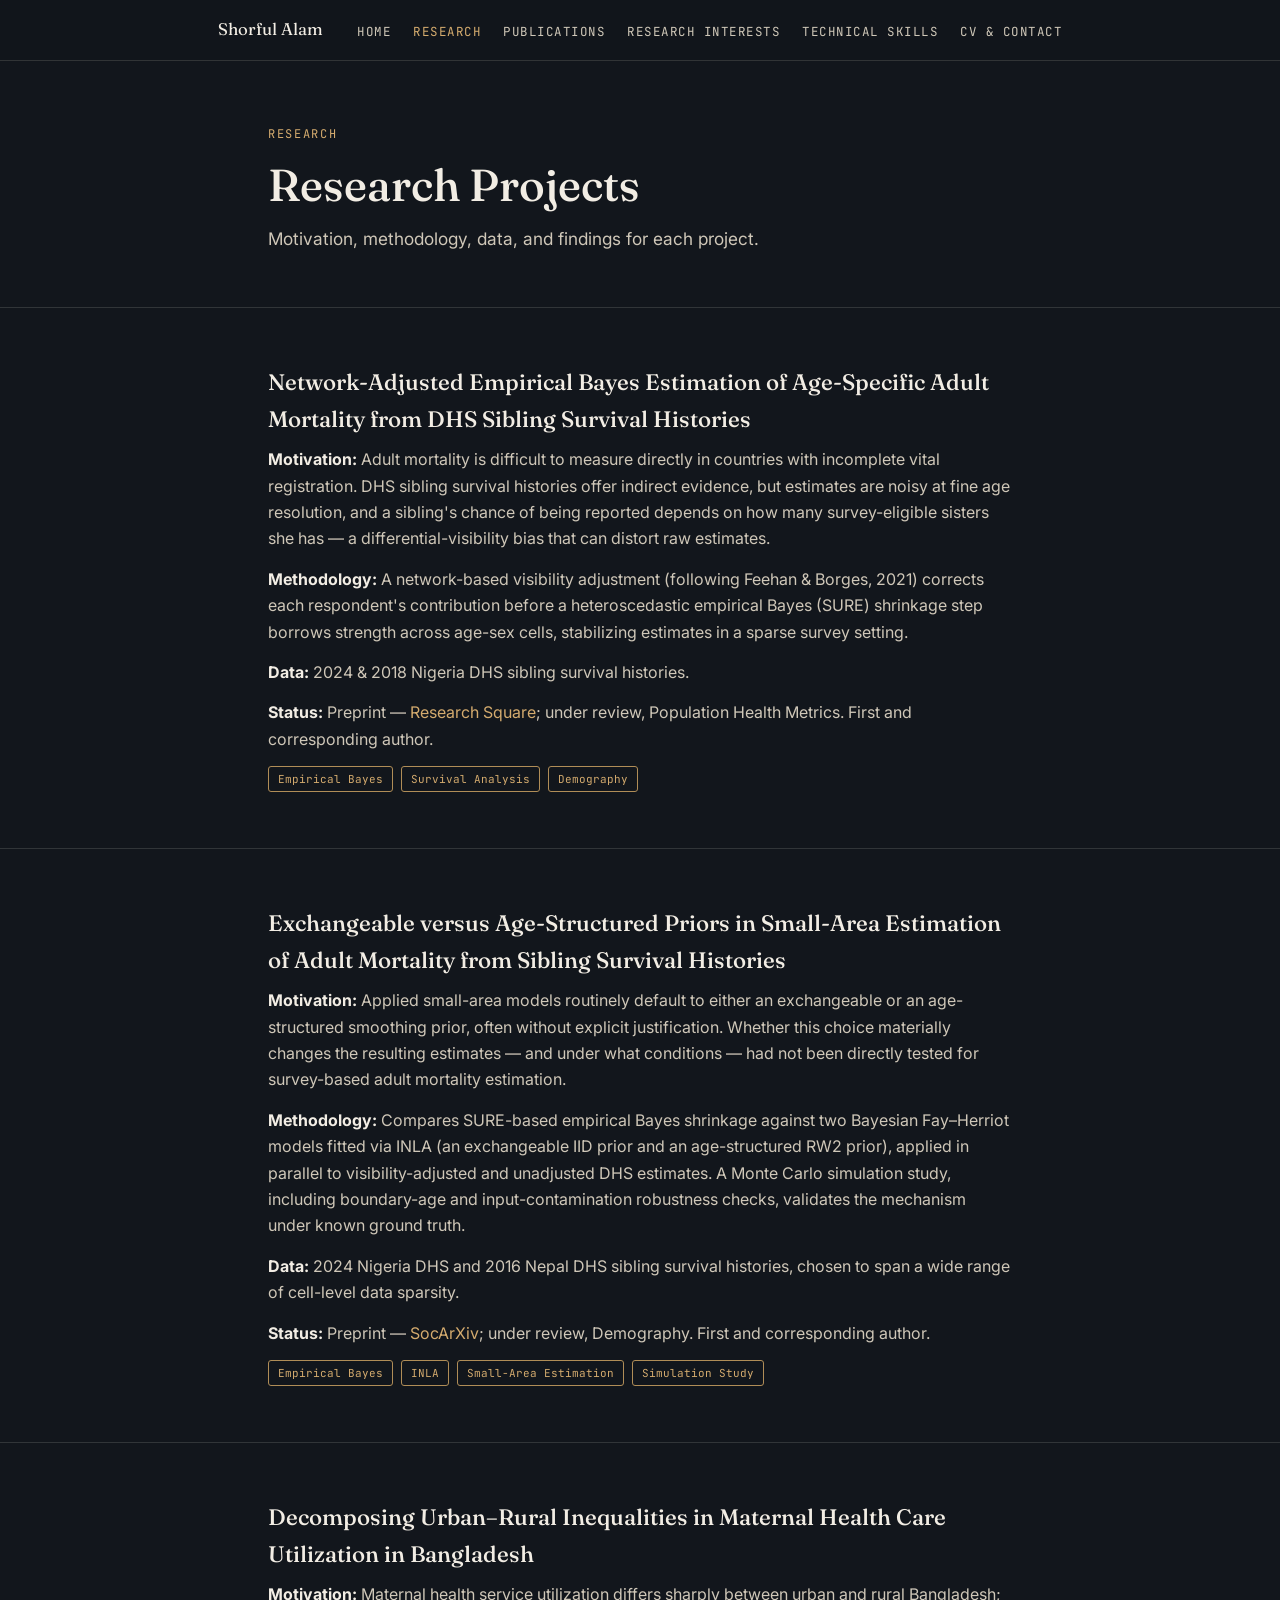
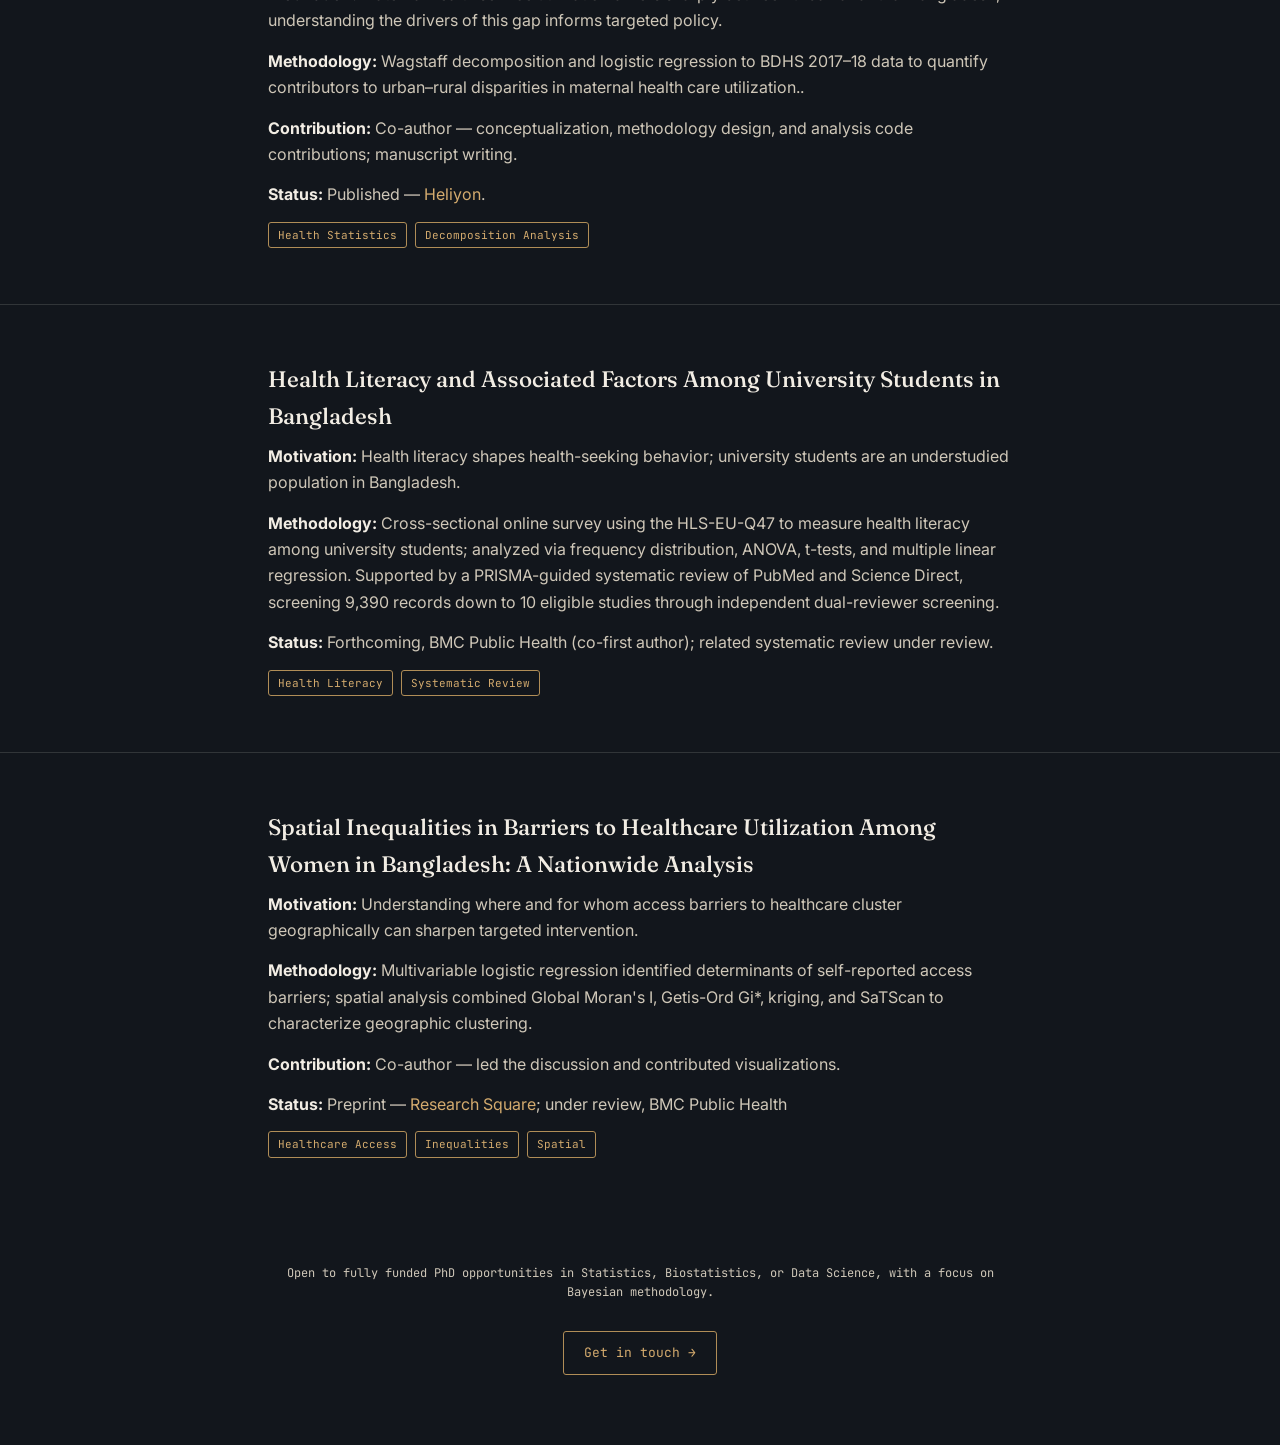
<file: research.html>
<!DOCTYPE html>
<html lang="en">
<head>
<title>Research — Shorful Alam</title>
<meta charset="UTF-8">
<meta name="viewport" content="width=device-width, initial-scale=1.0">
<link rel="preconnect" href="https://fonts.googleapis.com">
<link href="https://fonts.googleapis.com/css2?family=Fraunces:opsz,wght@9..144,400;9..144,500;9..144,600&family=Inter:wght@400;500;600&family=JetBrains+Mono:wght@400;500&display=swap" rel="stylesheet">
<link rel="stylesheet" href="style.css">
</head>
<body>
<nav class="topnav">
  <div class="wrap">
    <span class="brand">Shorful Alam</span>
    <ul>
      <li><a href="index.html">Home</a></li>
      <li><a href="research.html" class="active">Research</a></li>
      <li><a href="publications.html">Publications</a></li>
      <li><a href="interests.html">Research Interests</a></li>
      <li><a href="projects.html">Technical Skills</a></li>
      <li><a href="contact.html">CV &amp; Contact</a></li>
    </ul>
  </div>
</nav>

<header class="page-hero">
  <div class="wrap">
    <span class="eyebrow">Research</span>
    <h1>Research Projects</h1>
    <p class="lede">Motivation, methodology, data, and findings for each project.</p>
  </div>
</header>

<section>
  <div class="wrap">
    <h2 class="title">Network-Adjusted Empirical Bayes Estimation of Age-Specific Adult Mortality from DHS Sibling Survival Histories</h2>
    <p><strong style="color:var(--parchment)">Motivation:</strong> Adult mortality is difficult to measure directly in countries with incomplete vital registration. DHS sibling survival histories offer indirect evidence, but estimates are noisy at fine age resolution, and a sibling's chance of being reported depends on how many survey-eligible sisters she has &mdash; a differential-visibility bias that can distort raw estimates.</p>
    <p><strong style="color:var(--parchment)">Methodology:</strong> A network-based visibility adjustment (following Feehan &amp; Borges, 2021) corrects each respondent's contribution before a heteroscedastic empirical Bayes (SURE) shrinkage step borrows strength across age-sex cells, stabilizing estimates in a sparse survey setting.</p>
    <p><strong style="color:var(--parchment)">Data:</strong> 2024 &amp; 2018 Nigeria DHS sibling survival histories.</p>
    <p><strong style="color:var(--parchment)">Status:</strong> Preprint &mdash; <a href="https://doi.org/10.21203/rs.3.rs-10647369/v1" target="_blank" rel="noopener">Research Square</a>; under review, Population Health Metrics. First and corresponding author.</p>
    <div class="tag-row"><span class="tag">Empirical Bayes</span><span class="tag">Survival Analysis</span><span class="tag">Demography</span></div>
  </div>
</section>

<section>
  <div class="wrap">
    <h2 class="title">Exchangeable versus Age-Structured Priors in Small-Area Estimation of Adult Mortality from Sibling Survival Histories</h2>
    <p><strong style="color:var(--parchment)">Motivation:</strong> Applied small-area models routinely default to either an exchangeable or an age-structured smoothing prior, often without explicit justification. Whether this choice materially changes the resulting estimates &mdash; and under what conditions &mdash; had not been directly tested for survey-based adult mortality estimation.</p>
    <p><strong style="color:var(--parchment)">Methodology:</strong> Compares SURE-based empirical Bayes shrinkage against two Bayesian Fay&ndash;Herriot models fitted via INLA (an exchangeable IID prior and an age-structured RW2 prior), applied in parallel to visibility-adjusted and unadjusted DHS estimates. A Monte Carlo simulation study, including boundary-age and input-contamination robustness checks, validates the mechanism under known ground truth.</p>
    <p><strong style="color:var(--parchment)">Data:</strong> 2024 Nigeria DHS and 2016 Nepal DHS sibling survival histories, chosen to span a wide range of cell-level data sparsity.</p>
    <p><strong style="color:var(--parchment)">Status:</strong> Preprint &mdash; <a href="https://doi.org/10.31235/osf.io/9dh8f_v1" target="_blank" rel="noopener">SocArXiv</a>; under review, Demography. First and corresponding author.</p>
    <div class="tag-row"><span class="tag">Empirical Bayes</span><span class="tag">INLA</span><span class="tag">Small-Area Estimation</span><span class="tag">Simulation Study</span></div>
  </div>
</section>

<section>
  <div class="wrap">
    <h2 class="title">Decomposing Urban&ndash;Rural Inequalities in Maternal Health Care Utilization in Bangladesh</h2>
    <p><strong style="color:var(--parchment)">Motivation:</strong> Maternal health service utilization differs sharply between urban and rural Bangladesh; understanding the drivers of this gap informs targeted policy.</p>
    <p><strong style="color:var(--parchment)">Methodology:</strong> Wagstaff decomposition and logistic regression to BDHS 2017–18 data to quantify contributors to urban–rural disparities in maternal health care utilization..</p>
    <p><strong style="color:var(--parchment)">Contribution:</strong> Co-author &mdash; conceptualization, methodology design, and analysis code contributions; manuscript writing.</p>
    <p><strong style="color:var(--parchment)">Status:</strong> Published &mdash; <a href="https://doi.org/10.1016/j.heliyon.2025.e41945" target="_blank" rel="noopener">Heliyon</a>.</p>
    <div class="tag-row"><span class="tag">Health Statistics</span><span class="tag">Decomposition Analysis</span></div>
  </div>
</section>
  
<section>
  <div class="wrap">
    <h2 class="title">Health Literacy and Associated Factors Among University Students in Bangladesh</h2>
    <p><strong style="color:var(--parchment)">Motivation:</strong> Health literacy shapes health-seeking behavior; university students are an understudied population in Bangladesh.</p>
    <p><strong style="color:var(--parchment)">Methodology:</strong> Cross-sectional online survey using the HLS-EU-Q47 to measure health literacy among university students; analyzed via frequency distribution, ANOVA, t-tests, and multiple linear regression. Supported by a PRISMA-guided systematic review of PubMed and Science Direct, screening 9,390 records down to 10 eligible studies through independent dual-reviewer screening.</p>
    <p><strong style="color:var(--parchment)">Status:</strong> Forthcoming, BMC Public Health (co-first author); related systematic review under review.</p>
    <div class="tag-row"><span class="tag">Health Literacy</span><span class="tag">Systematic Review</span></div>
  </div>
</section>
  
<section>
  <div class="wrap">
    <h2 class="title">Spatial Inequalities in Barriers to Healthcare Utilization Among Women in Bangladesh: A Nationwide Analysis</h2>
    <p><strong style="color:var(--parchment)">Motivation:</strong> Understanding where and for whom access barriers to healthcare cluster geographically can sharpen targeted intervention.</p>
    <p><strong style="color:var(--parchment)">Methodology:</strong> Multivariable logistic regression identified determinants of self-reported access barriers; spatial analysis combined Global Moran's I, Getis-Ord Gi*, kriging, and SaTScan to characterize geographic clustering.</p>
    <p><strong style="color:var(--parchment)">Contribution:</strong> Co-author &mdash; led the discussion and contributed visualizations.</p>
    <p><strong style="color:var(--parchment)">Status:</strong> Preprint &mdash; <a href="https://doi.org/10.21203/rs.3.rs-10093403/v1" target="_blank" rel="noopener">Research Square</a>; under review, BMC Public Health</p>
    <div class="tag-row"><span class="tag">Healthcare Access</span><span class="tag">Inequalities</span><span class="tag">Spatial</span></div>
  </div>
</section>  

<footer>
  <div class="wrap">
    <p class="line">Open to fully funded PhD opportunities in Statistics, Biostatistics, or Data Science, with a focus on Bayesian methodology.</p>
    <a class="btn" href="mailto:shorfulalamakib@gmail.com" style="margin-top:14px; display:inline-block;">Get in touch &rarr;</a>
  </div>
</footer>

</body>
</html>
</file>
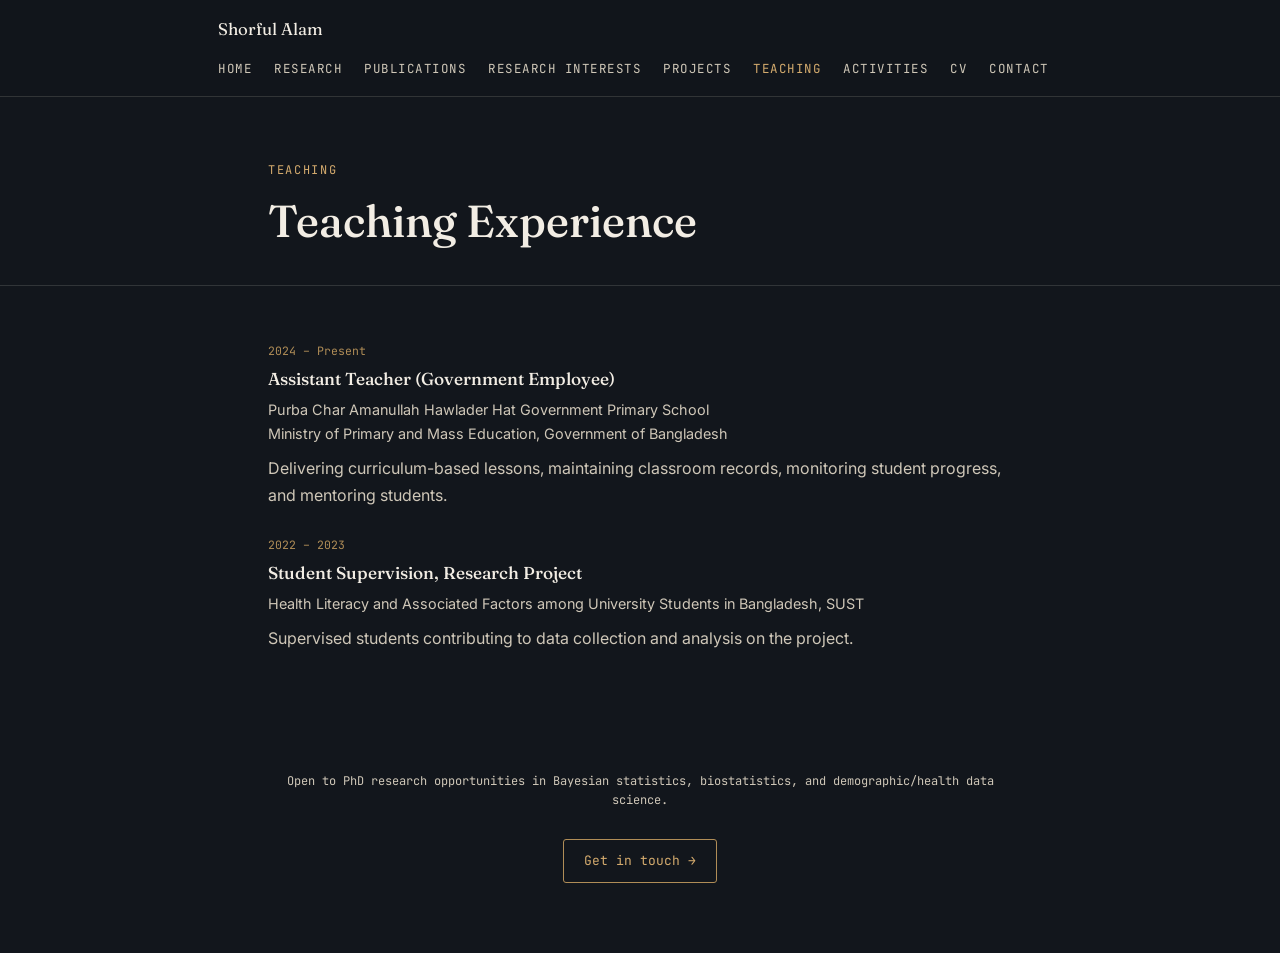
<file: teaching.html>
<!DOCTYPE html>
<html lang="en">
<head>
<title>Teaching — Shorful Alam</title>
<meta charset="UTF-8">
<meta name="viewport" content="width=device-width, initial-scale=1.0">
<link rel="preconnect" href="https://fonts.googleapis.com">
<link href="https://fonts.googleapis.com/css2?family=Fraunces:opsz,wght@9..144,400;9..144,500;9..144,600&family=Inter:wght@400;500;600&family=JetBrains+Mono:wght@400;500&display=swap" rel="stylesheet">
<link rel="stylesheet" href="style.css">

</head>
<body>
<nav class="topnav">
  <div class="wrap">
    <span class="brand">Shorful Alam</span>
    <ul>
      <li><a href="index.html">Home</a></li>
      <li><a href="research.html">Research</a></li>
      <li><a href="publications.html">Publications</a></li>
      <li><a href="interests.html">Research Interests</a></li>
      <li><a href="projects.html">Projects</a></li>
      <li><a href="teaching.html" class="active">Teaching</a></li>
      <li><a href="awards.html">Activities</a></li>
      <li><a href="cv.html">CV</a></li>
      <li><a href="contact.html">Contact</a></li>
    </ul>
  </div>
</nav>


<header class="page-hero">
  <div class="wrap">
    <span class="eyebrow">Teaching</span>
    <h1>Teaching Experience</h1>
  </div>
</header>
<section>
  <div class="wrap">
    <div class="entry">
      <div class="when">2024 &ndash; Present</div>
      <h3>Assistant Teacher (Government Employee)</h3>
      <div class="where">Purba Char Amanullah Hawlader Hat Government Primary School</div>
      <div class="where"> Ministry of Primary and Mass Education, Government of Bangladesh </div>
      <p style="margin-top:10px;">Delivering curriculum-based lessons, maintaining classroom records, monitoring student progress, and mentoring students.</p>
    </div>
    <div class="entry">
      <div class="when">2022 &ndash; 2023</div>
      <h3>Student Supervision, Research Project</h3>
      <div class="where">Health Literacy and Associated Factors among University Students in Bangladesh, SUST</div>
      <p style="margin-top:10px;">Supervised students contributing to data collection and analysis on the project.</p>
    </div>
  </div>
</section>

<footer>
  <div class="wrap">
    <p class="line">Open to PhD research opportunities in Bayesian statistics, biostatistics, and demographic/health data science.</p>
    <a class="btn" href="mailto:shorfulalamakib@gmail.com" style="margin-top:14px; display:inline-block;">Get in touch &rarr;</a>
  </div>
</footer>

</body>
</html>
</file>
<file: style.css>
:root {
  --ink: #12161c;
  --ink-soft: #1b212b;
  --parchment: #f2ede4;
  --parchment-dim: #cfc7b8;
  --brass: #b08d57;
  --brass-bright: #d4ab6e;
  --line: rgba(242,237,228,0.14);
  --serif: 'Fraunces', serif;
  --sans: 'Inter', sans-serif;
  --mono: 'JetBrains Mono', monospace;
}
* { box-sizing: border-box; margin: 0; padding: 0; }
body {
  background: var(--ink);
  color: var(--parchment);
  font-family: var(--sans);
  line-height: 1.65;
  -webkit-font-smoothing: antialiased;
}
a { color: var(--brass-bright); text-decoration: none; }
a:hover { text-decoration: underline; }
a:focus-visible, button:focus-visible { outline: 2px solid var(--brass-bright); outline-offset: 3px; }
.wrap { max-width: 800px; margin: 0 auto; padding: 0 28px; }

/* Nav */
nav.topnav {
  border-bottom: 1px solid var(--line);
  position: sticky; top: 0; background: rgba(18,22,28,0.92);
  backdrop-filter: blur(6px); z-index: 10;
}
nav.topnav .wrap { max-width: 900px; display: flex; align-items: center; justify-content: space-between; padding: 16px 28px; flex-wrap: wrap; gap: 10px; }
nav.topnav .brand { font-family: var(--serif); font-size: 1.05rem; color: var(--parchment); }
nav.topnav ul { list-style: none; display: flex; gap: 22px; flex-wrap: wrap; }
nav.topnav a { font-family: var(--mono); font-size: 12.5px; letter-spacing: 0.04em; text-transform: uppercase; color: var(--parchment-dim); }
nav.topnav a:hover, nav.topnav a.active { color: var(--brass-bright); text-decoration: none; }

/* Page header */
.page-hero {
    position: relative;
    overflow: hidden;
    padding: 64px 0 40px;
    border-bottom: 1px solid var(--line);
}
/* Signature curve backdrop */
.curve-field{
    position:absolute;
    inset:0;
    overflow:hidden;
    pointer-events:none;
}

.curve-field svg{
    position:absolute;
    top:-60px;
    left:50%;
    transform:translateX(-50%);
    width:1300px;
    max-width:none;
    opacity:.40;
}
.eyebrow { font-family: var(--mono); font-size: 12px; letter-spacing: 0.14em; text-transform: uppercase; color: var(--brass-bright); margin-bottom: 16px; display: block; }
h1 { font-family: var(--serif); font-weight: 500; font-size: clamp(2rem, 5vw, 2.8rem); line-height: 1.08; }
.lede { margin-top: 16px; font-size: 1.08rem; color: var(--parchment-dim); max-width: 60ch; }

section { padding: 56px 0; border-bottom: 1px solid var(--line); }
section:last-of-type { border-bottom: none; }
.section-label { font-family: var(--mono); font-size: 12px; letter-spacing: 0.12em; text-transform: uppercase; color: var(--brass); margin-bottom: 26px; display: flex; align-items: center; gap: 12px; }
.section-label::after { content: ''; flex: 1; height: 1px; background: var(--line); }
h2.title { font-family: var(--serif); font-size: 1.4rem; font-weight: 500; margin-bottom: 8px; }
p { margin-bottom: 14px; color: var(--parchment-dim); }
p.plain { color: var(--parchment); }

/* Cards / entries */
.entry { margin-bottom: 28px; }
.entry:last-child { margin-bottom: 0; }
.entry .when { font-family: var(--mono); font-size: 11.5px; color: var(--brass); margin-bottom: 4px; }
.entry h3 { font-family: var(--serif); font-size: 1.08rem; font-weight: 500; color: var(--parchment); margin-bottom: 4px;}
.entry .where { font-size: 0.9rem; color: var(--parchment-dim); }

.pub { padding: 22px 0; border-top: 1px solid var(--line); display: grid; grid-template-columns: 40px 1fr; gap: 18px; }
.pub:first-of-type { border-top: none; }
.pub-tag { font-family: var(--mono); font-size: 11px; color: var(--brass); padding-top: 4px; }
.pub h3 { font-family: var(--serif); font-weight: 500; font-size: 1.05rem; color: var(--parchment); margin-bottom: 6px; }
.pub .meta { font-size: 0.87rem; color: var(--parchment-dim); }
.status { display: inline-block; font-family: var(--mono); font-size: 10.5px; letter-spacing: 0.06em; text-transform: uppercase; color: var(--ink); background: var(--brass-bright); padding: 2px 8px; border-radius: 2px; margin-top: 8px; }
.status.outline { background: transparent; color: var(--brass-bright); border: 1px solid var(--brass); }

.grid-2 { display: grid; grid-template-columns: 1fr 1fr; gap: 40px; }
@media (max-width: 640px) { .grid-2 { grid-template-columns: 1fr; } }

.tag-row { display: flex; flex-wrap: wrap; gap: 8px; margin-top: 10px; }
.tag { font-family: var(--mono); font-size: 11px; color: var(--brass-bright); border: 1px solid var(--brass); padding: 3px 9px; border-radius: 3px; }

.btn { display: inline-block; font-family: var(--mono); font-size: 13px; color: var(--brass-bright); border: 1px solid var(--brass); padding: 10px 20px; border-radius: 3px; }
.btn:hover { background: var(--brass); color: var(--ink); text-decoration: none; }

.avatar {
  width: 132px;
  height: 132px;
  float: right;
  margin-left: 26px;
  border-radius: 8px;
  overflow: hidden;
  border: 1px solid var(--line);
  background: var(--ink-soft);
}

.avatar img {
  width: 100%;
  height: 100%;
  object-fit: cover;
  display: block;
}
footer { padding: 50px 0 70px; text-align: center; }
footer .line { font-family: var(--mono); font-size: 12px; color: var(--parchment-dim); }

@media (prefers-reduced-motion: reduce) { * { animation: none !important; transition: none !important; } }
</file>
